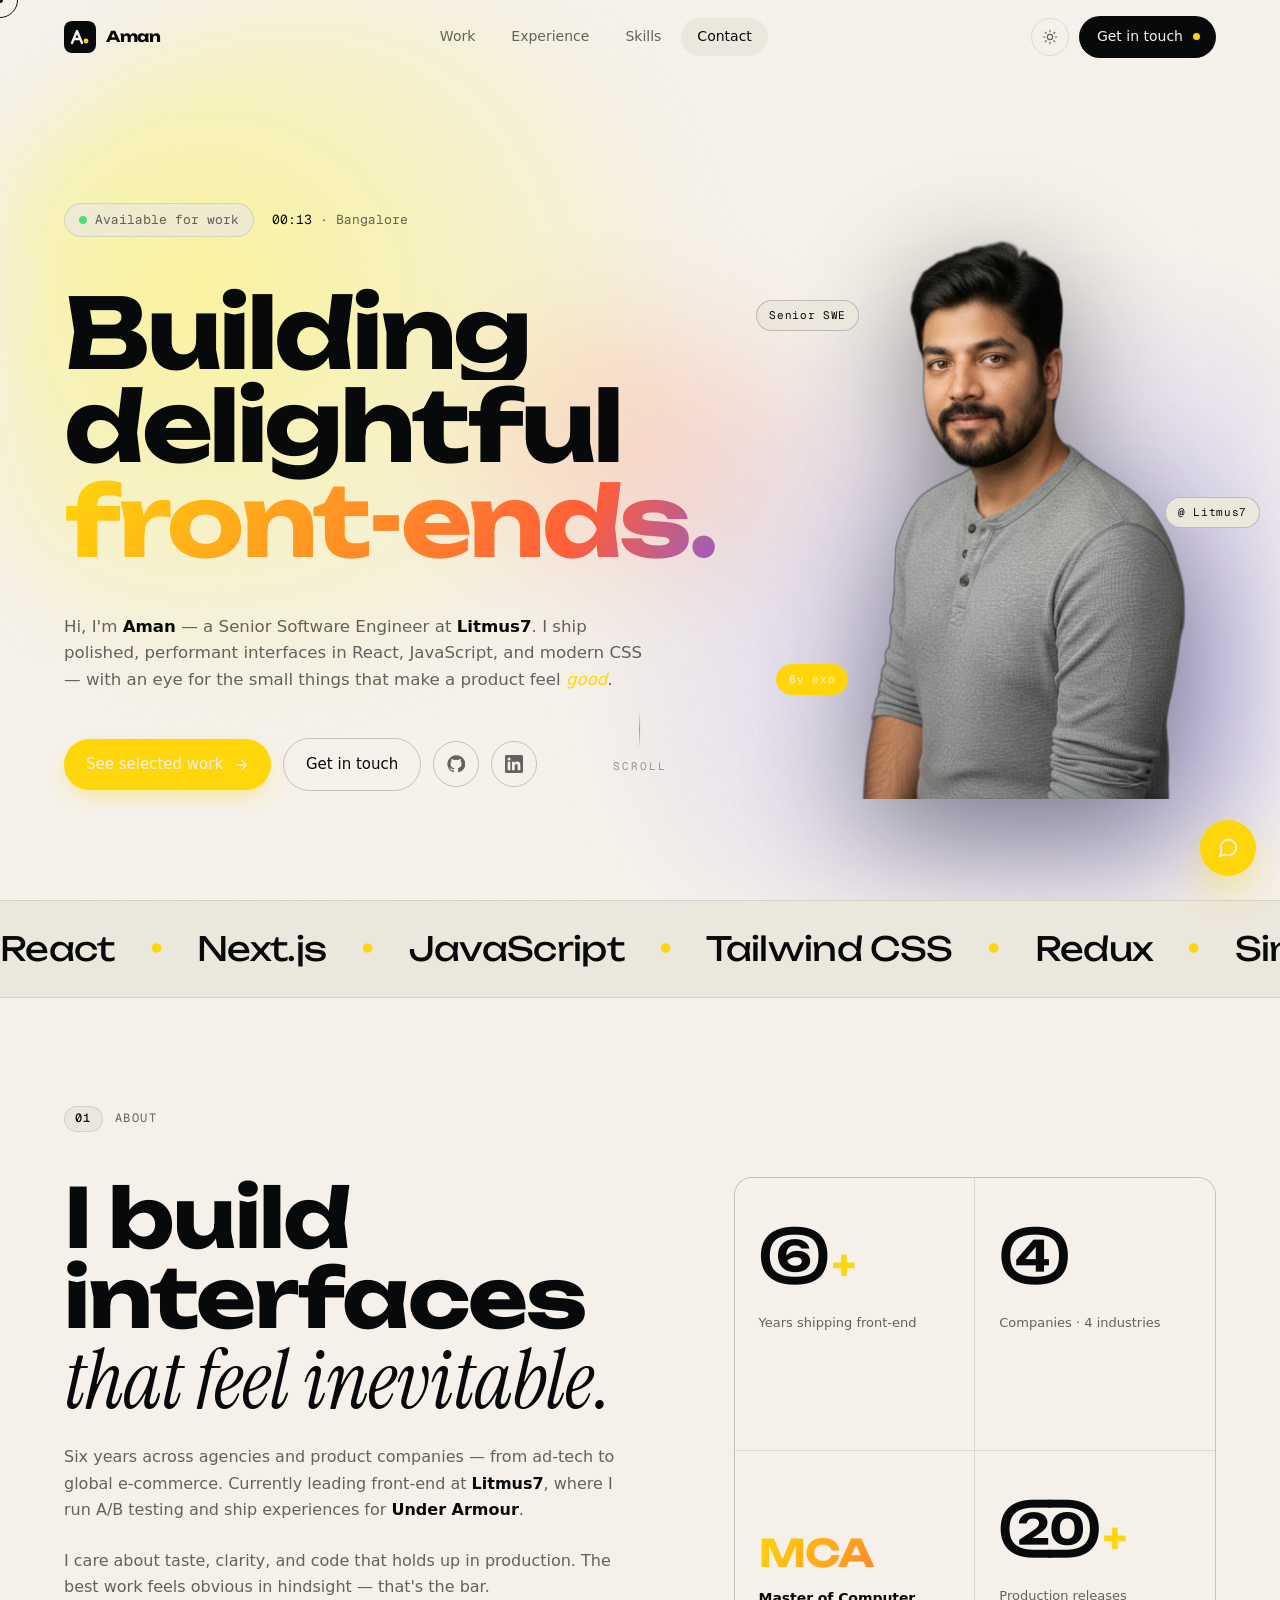
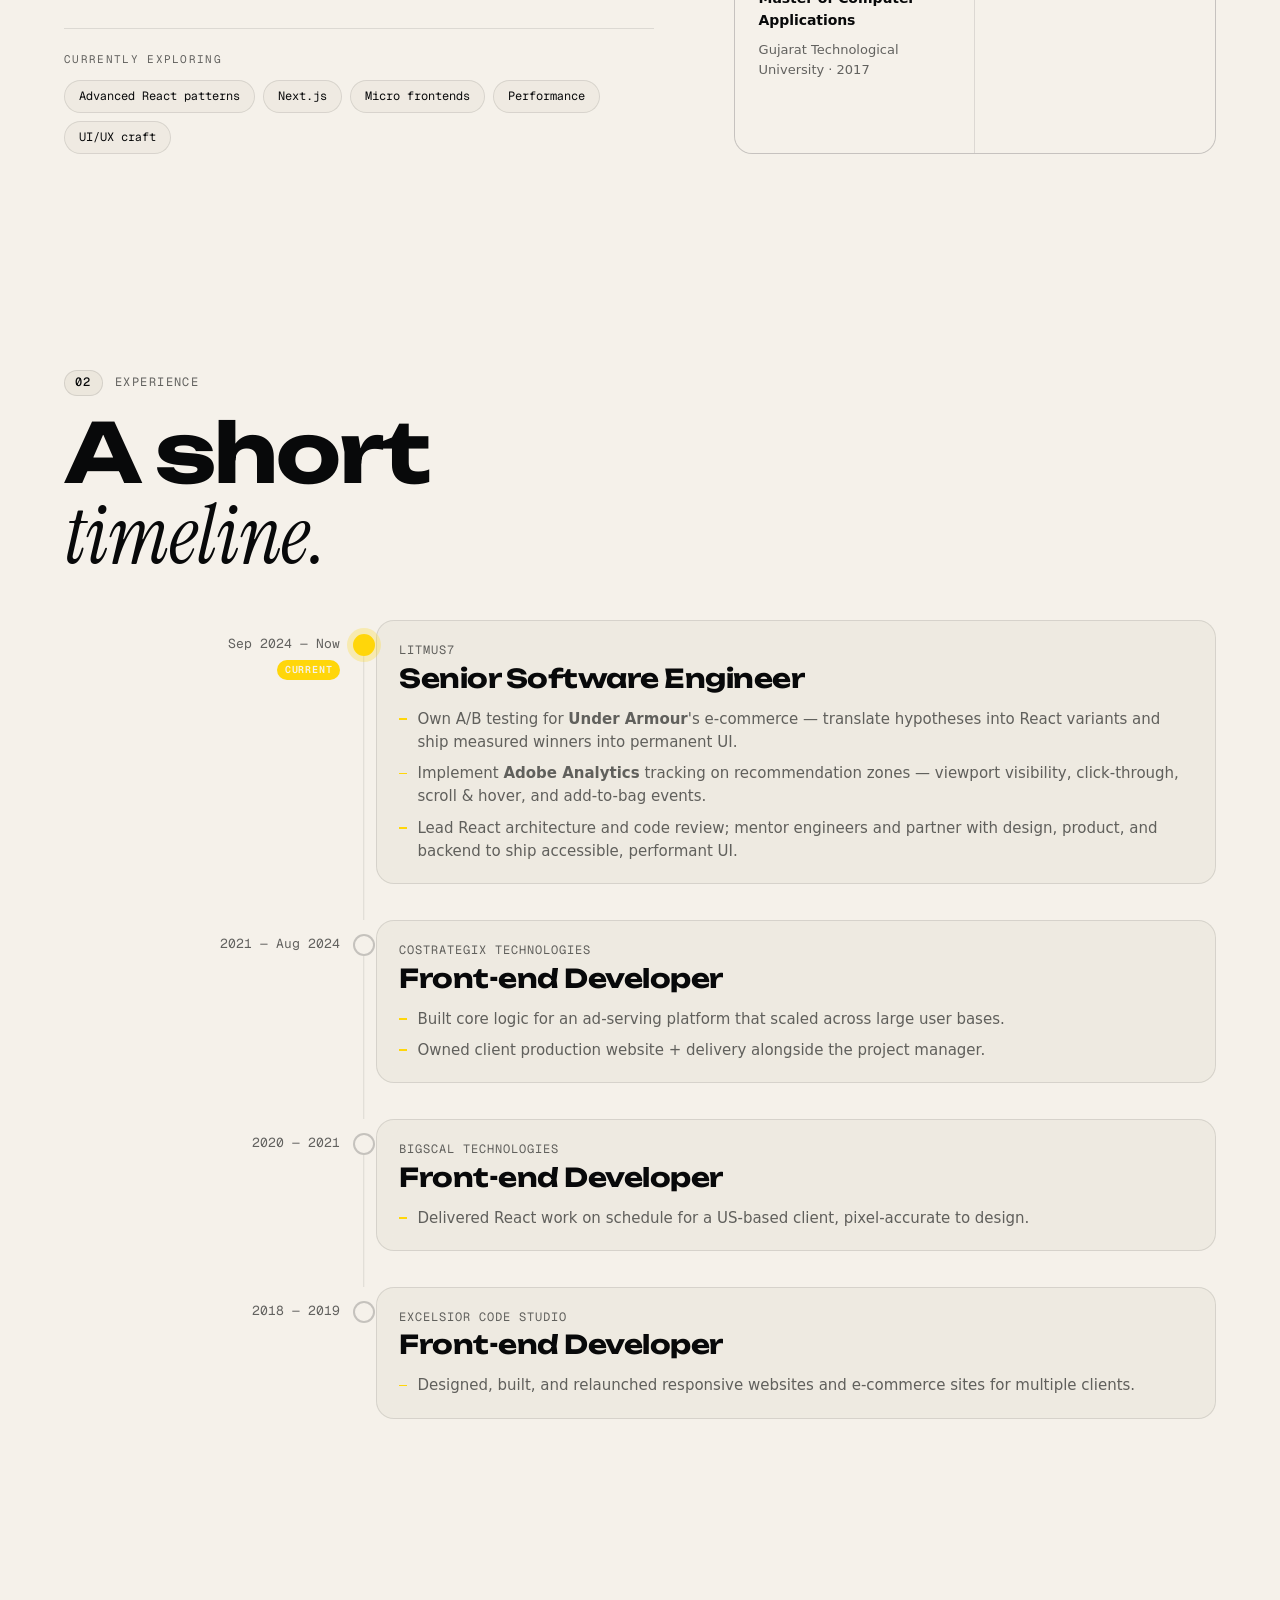
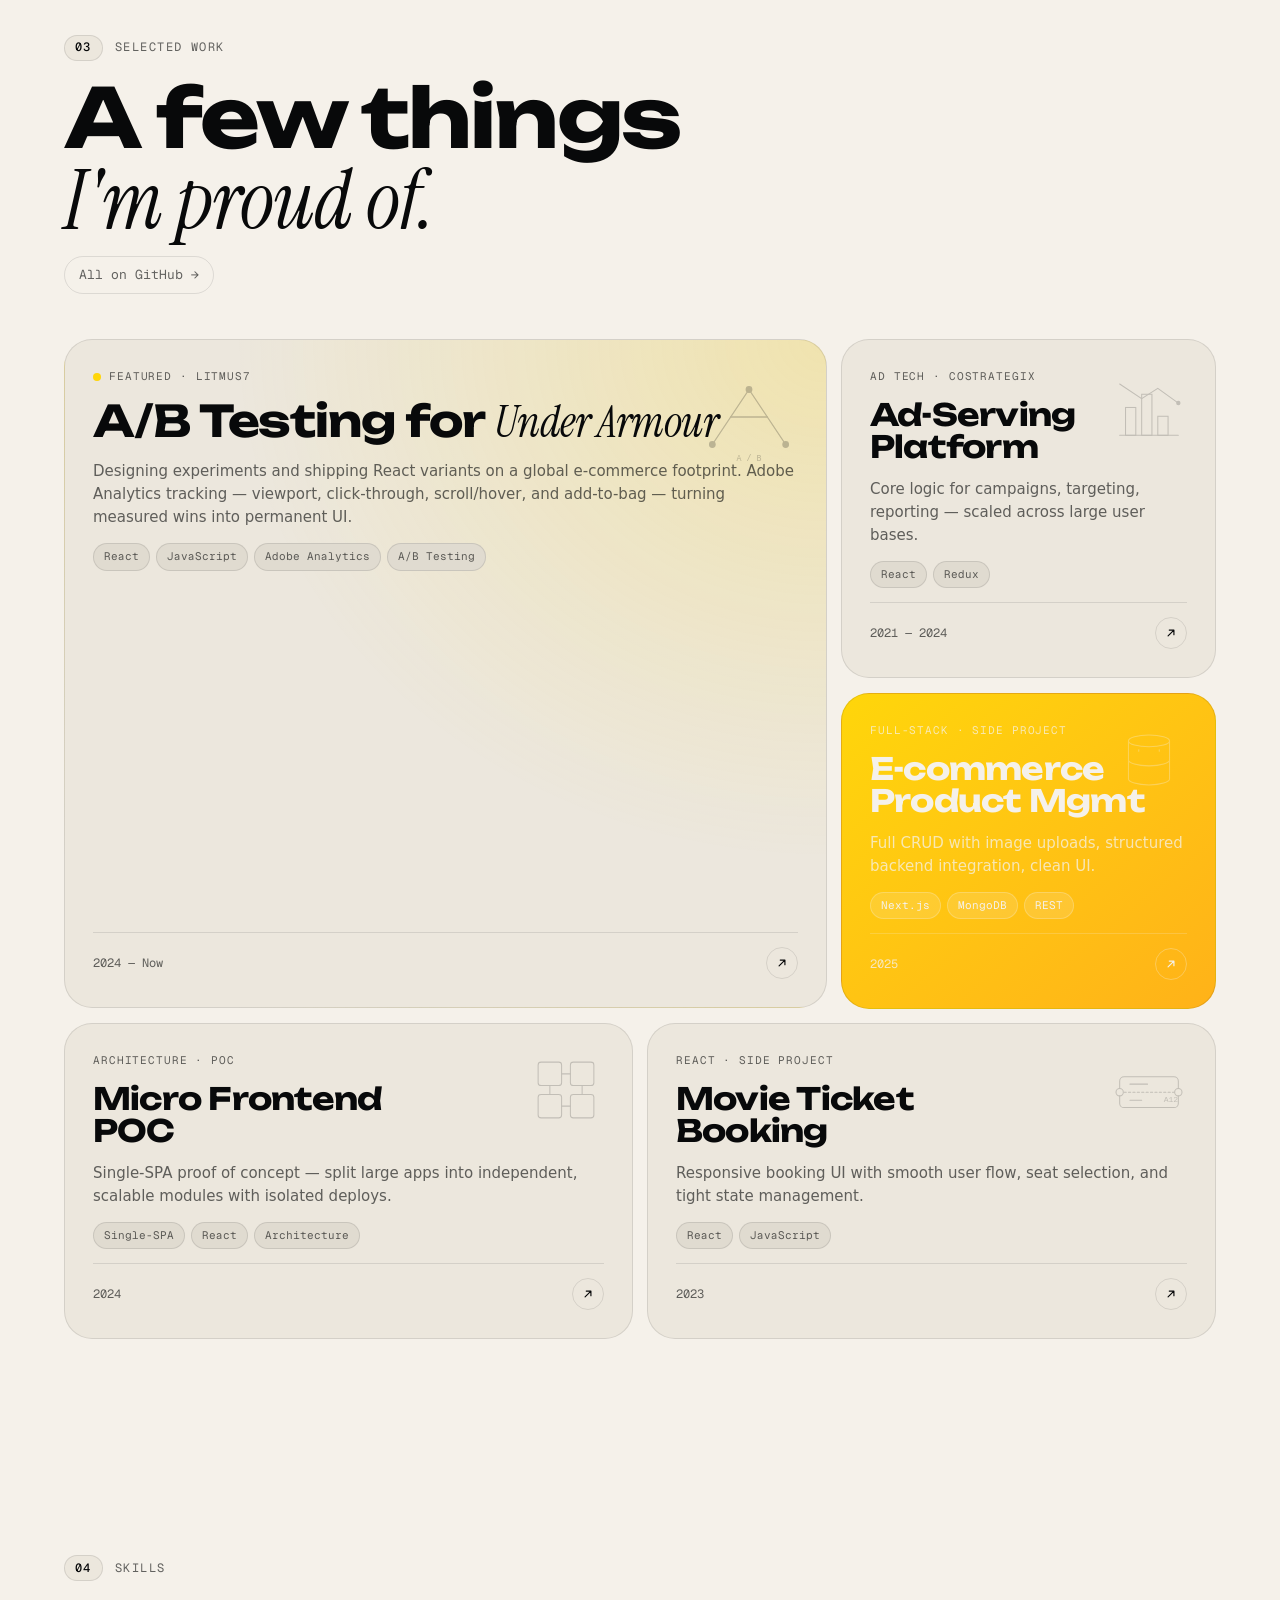
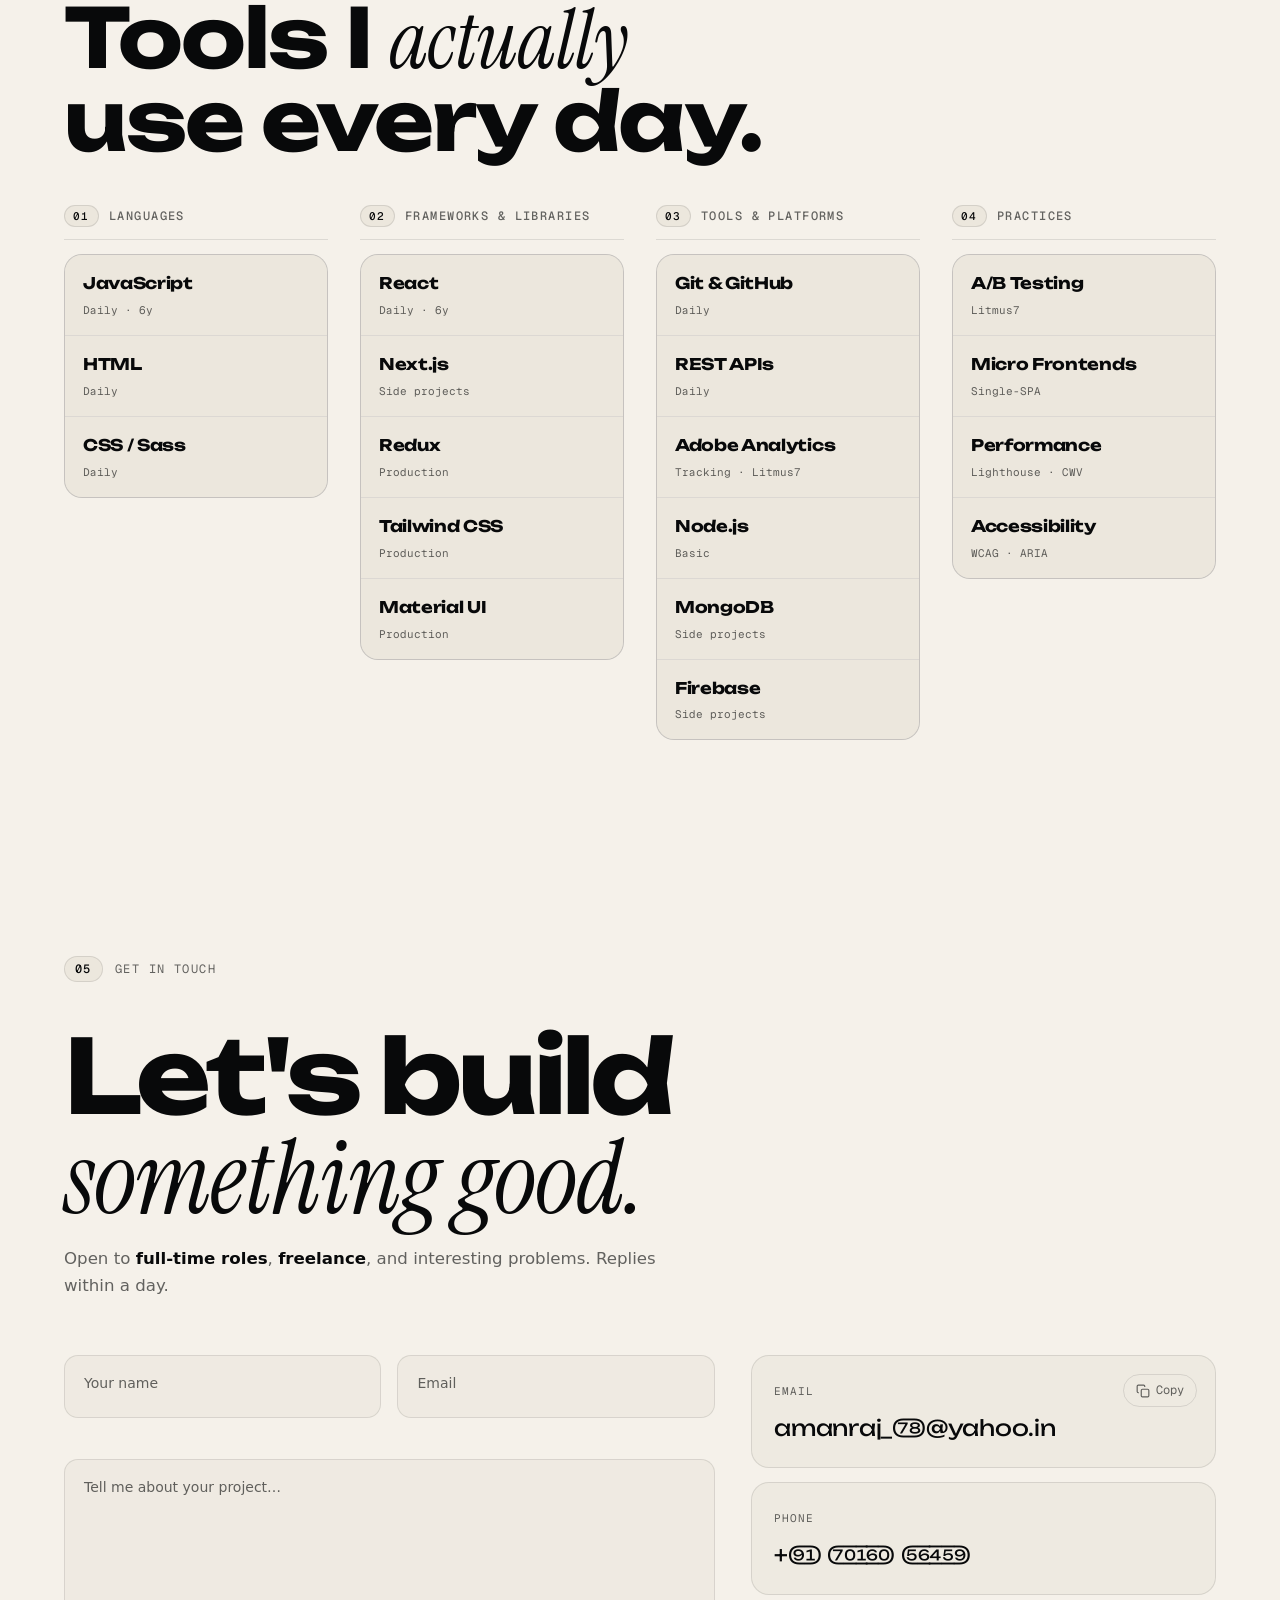
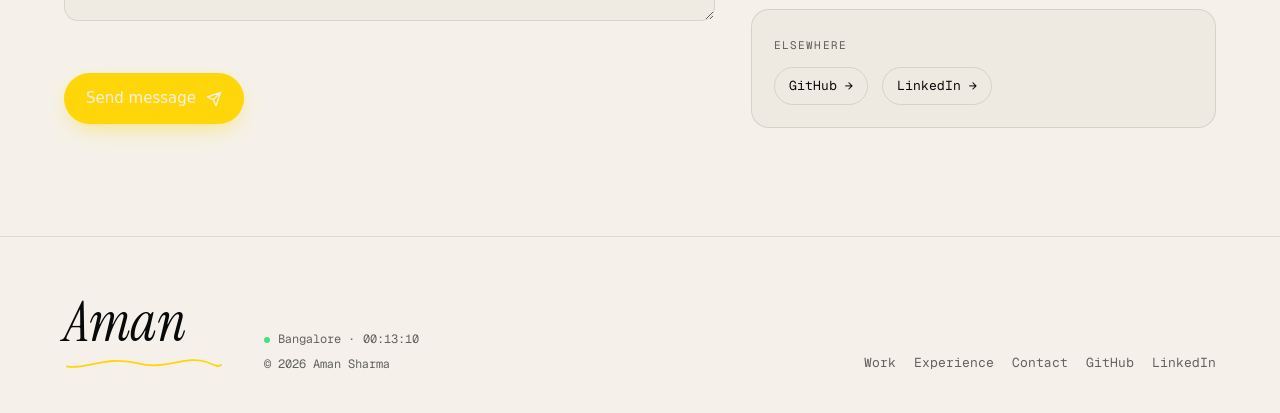
<file: index.html>
<!doctype html>
<html lang="en">
  <head>
    <meta charset="UTF-8" />
    <meta name="viewport" content="width=device-width, initial-scale=1.0" />
    <title>
      Aman Sharma — Senior Software Engineer · React &amp; Front-End
    </title>

    <meta
      name="description"
      content="Senior Software Engineer at Litmus7 with 6+ years building React, JavaScript, and responsive web apps. Based in Bangalore — open to work."
    />
    <meta name="author" content="Aman Sharma" />
    <meta name="theme-color" content="#08090a" />
    <meta name="color-scheme" content="dark light" />

    <meta property="og:type" content="website" />
    <meta
      property="og:title"
      content="Aman Sharma — Senior Software Engineer · React &amp; Front-End"
    />
    <meta
      property="og:description"
      content="Senior Software Engineer at Litmus7 with 6+ years building React, JavaScript, and responsive web apps. Based in Bangalore — open to work."
    />
    <meta property="og:url" content="https://aman-one-sharma.vercel.app/" />
    <meta
      property="og:image"
      content="https://aman-one-sharma.vercel.app/assets/og-card.jpg"
    />
    <meta property="og:image:width" content="1200" />
    <meta property="og:image:height" content="630" />
    <meta
      property="og:image:alt"
      content="Aman Sharma — Senior Software Engineer at Litmus7. View portfolio →"
    />

    <meta name="twitter:card" content="summary_large_image" />
    <meta
      name="twitter:title"
      content="Aman Sharma — Senior Software Engineer · React &amp; Front-End"
    />
    <meta
      name="twitter:description"
      content="Senior Software Engineer at Litmus7 with 6+ years building React, JavaScript, and responsive web apps. Based in Bangalore — open to work."
    />
    <meta
      name="twitter:image"
      content="https://aman-one-sharma.vercel.app/assets/og-card.jpg"
    />

    <link rel="canonical" href="https://aman-one-sharma.vercel.app/" />

    <script type="application/ld+json">
      {
        "@context": "https://schema.org",
        "@type": "Person",
        "name": "Aman Sharma",
        "jobTitle": "Senior Software Engineer",
        "worksFor": { "@type": "Organization", "name": "Litmus7" },
        "address": {
          "@type": "PostalAddress",
          "addressLocality": "Sarjapur, Bangalore",
          "addressCountry": "IN"
        },
        "knowsAbout": [
          "React",
          "Next.js",
          "JavaScript",
          "Tailwind CSS",
          "Redux",
          "Material UI",
          "Node.js",
          "MongoDB",
          "A/B Testing",
          "Adobe Analytics",
          "Micro Frontends",
          "Single-SPA",
          "Performance",
          "Accessibility"
        ],
        "sameAs": [
          "https://github.com/amanpsharma",
          "https://www.linkedin.com/in/amanpsharma/"
        ]
      }
    </script>

    <link rel="icon" type="image/svg+xml" href="assets/favicon.svg" />
    <link
      rel="icon"
      type="image/png"
      sizes="32x32"
      href="assets/favicon-32.png"
    />
    <link
      rel="icon"
      type="image/png"
      sizes="16x16"
      href="assets/favicon-16.png"
    />
    <link
      rel="apple-touch-icon"
      sizes="180x180"
      href="assets/apple-touch-icon.png"
    />
    <link rel="manifest" href="manifest.webmanifest" />

    <link rel="preconnect" href="https://fonts.googleapis.com" />
    <link rel="preconnect" href="https://fonts.gstatic.com" crossorigin />
    <link
      rel="preload"
      as="image"
      href="assets/photo-transparent.webp"
      type="image/webp"
      fetchpriority="high"
    />
    <link
      rel="preload"
      as="style"
      href="https://fonts.googleapis.com/css2?family=Instrument+Serif:ital@0;1&family=Unbounded:wght@300;400;700;900&family=Geist+Mono:wght@400;500&display=swap"
      onload="
        this.onload = null;
        this.rel = 'stylesheet';
      "
    />
    <noscript>
      <link
        rel="stylesheet"
        href="https://fonts.googleapis.com/css2?family=Instrument+Serif:ital@0;1&family=Unbounded:wght@300;400;700;900&family=Geist+Mono:wght@400;500&display=swap"
      />
    </noscript>
    <link rel="stylesheet" href="style.css?v=19" />

    <script>
      (function () {
        try {
          var t = localStorage.getItem("theme");
          if (t === "dark" || t === "light")
            document.documentElement.setAttribute("data-theme", t);
        } catch (e) {}
      })();
    </script>
    <script defer src="script.js?v=18"></script>

    <script
      defer
      data-domain="aman-one-sharma.vercel.app"
      src="https://plausible.io/js/script.js"
    ></script>
  </head>

  <body>
    <!-- Grain overlay -->
    <div class="grain" aria-hidden="true"></div>

    <!-- Custom cursor -->
    <div class="cursor-dot" id="cursorDot" aria-hidden="true"></div>
    <div class="cursor-ring" id="cursorRing" aria-hidden="true"></div>

    <a href="#main" class="skip-link">Skip to content</a>

    <!-- NAV -->
    <header class="nav" id="nav">
      <a href="#hero" class="brand" aria-label="Aman — home">
        <span class="brand-mark" aria-hidden="true">
          <svg viewBox="0 0 32 32" fill="none">
            <rect width="32" height="32" rx="8" fill="currentColor" />
            <path
              d="M8 22 L13 10 L18 22 M10 18 H16"
              stroke="var(--bg)"
              stroke-width="2.4"
              stroke-linecap="round"
              stroke-linejoin="round"
              fill="none"
            />
            <circle cx="22" cy="20" r="2.4" fill="var(--accent)" />
          </svg>
        </span>
        <span class="brand-text">Aman</span>
      </a>
      <nav class="nav-links" aria-label="Primary">
        <a href="#work" data-magnet>Work</a>
        <a href="#experience" data-magnet>Experience</a>
        <a href="#skills" data-magnet>Skills</a>
        <a href="#contact" data-magnet>Contact</a>
      </nav>
      <div class="nav-right">
        <button
          type="button"
          class="theme-toggle"
          id="themeToggle"
          aria-label="Toggle theme"
          aria-pressed="false"
        >
          <svg
            class="ic-sun"
            viewBox="0 0 24 24"
            fill="none"
            stroke="currentColor"
            stroke-width="1.8"
            stroke-linecap="round"
            stroke-linejoin="round"
            aria-hidden="true"
          >
            <circle cx="12" cy="12" r="4" />
            <path
              d="M12 2v2M12 20v2M4.93 4.93l1.41 1.41M17.66 17.66l1.41 1.41M2 12h2M20 12h2M4.93 19.07l1.41-1.41M17.66 6.34l1.41-1.41"
            />
          </svg>
          <svg
            class="ic-moon"
            viewBox="0 0 24 24"
            fill="none"
            stroke="currentColor"
            stroke-width="1.8"
            stroke-linecap="round"
            stroke-linejoin="round"
            aria-hidden="true"
          >
            <path d="M21 12.79A9 9 0 1 1 11.21 3 7 7 0 0 0 21 12.79z" />
          </svg>
        </button>
        <a href="#contact" class="nav-cta" data-magnet>
          <span>Get in touch</span>
          <span class="nav-cta-dot"></span>
        </a>
      </div>
      <button
        class="hamburger"
        id="hamburger"
        aria-label="Toggle menu"
        aria-expanded="false"
        aria-controls="mobileMenu"
      >
        <span></span><span></span>
      </button>
    </header>

    <div class="mobile-backdrop" id="mobileBackdrop" aria-hidden="true"></div>
    <div
      class="mobile-menu"
      id="mobileMenu"
      role="dialog"
      aria-label="Mobile menu"
      aria-hidden="true"
    >
      <a href="#work" data-mobile-link>Work</a>
      <a href="#experience" data-mobile-link>Experience</a>
      <a href="#skills" data-mobile-link>Skills</a>
      <a href="#contact" data-mobile-link>Contact</a>
      <a href="mailto:amanraj_78@yahoo.in" class="m-cta" data-mobile-link
        >Say hello →</a
      >
    </div>

    <main id="main">
      <!-- HERO -->
      <section class="hero" id="hero">
        <!-- aurora -->
        <div class="aurora" aria-hidden="true">
          <svg viewBox="0 0 1200 800" preserveAspectRatio="xMidYMid slice">
            <defs>
              <radialGradient id="g1" cx="0.3" cy="0.4" r="0.6">
                <stop offset="0%" stop-color="#fff52f" stop-opacity="0.45" />
                <stop offset="100%" stop-color="#fff52f" stop-opacity="0" />
              </radialGradient>
              <radialGradient id="g2" cx="0.7" cy="0.65" r="0.55">
                <stop offset="0%" stop-color="#6b5dff" stop-opacity="0.32" />
                <stop offset="100%" stop-color="#6b5dff" stop-opacity="0" />
              </radialGradient>
              <radialGradient id="g3" cx="0.5" cy="0.5" r="0.4">
                <stop offset="0%" stop-color="#ff5e3a" stop-opacity="0.22" />
                <stop offset="100%" stop-color="#ff5e3a" stop-opacity="0" />
              </radialGradient>
            </defs>
            <ellipse
              class="blob b1"
              cx="360"
              cy="320"
              rx="380"
              ry="320"
              fill="url(#g1)"
            />
            <ellipse
              class="blob b2"
              cx="840"
              cy="500"
              rx="420"
              ry="340"
              fill="url(#g2)"
            />
            <ellipse
              class="blob b3"
              cx="600"
              cy="400"
              rx="260"
              ry="220"
              fill="url(#g3)"
            />
          </svg>
        </div>

        <div class="hero-grid">
          <div class="hero-meta">
            <span class="status-pill">
              <span class="status-dot"></span>
              <span>Available for work</span>
            </span>
            <span class="hero-loc"
              ><span class="loc-time" id="locTime">--:--</span> ·
              Bangalore</span
            >
          </div>

          <h1 class="hero-title">
            <span class="line line-1"><span class="word">Building</span></span>
            <span class="line line-2">
              <span class="word italic-serif">delightful</span>
              <span class="word-cycle" aria-hidden="true">
                <span class="word-cycle-rotate">
                  <span>front-ends.</span>
                  <span>React apps.</span>
                  <span>experiences.</span>
                  <span>interfaces.</span>
                  <span>front-ends.</span>
                </span>
              </span>
              <span class="visually-hidden">front-end experiences.</span>
            </span>
          </h1>

          <div class="hero-photo-wrap">
            <picture>
              <source
                srcset="assets/photo-transparent.avif"
                type="image/avif"
              />
              <source
                srcset="assets/photo-transparent.webp"
                type="image/webp"
              />
              <img
                src="assets/photo-transparent.png"
                alt="Aman Sharma"
                width="864"
                height="1184"
                loading="eager"
                decoding="async"
                fetchpriority="high"
                class="hero-photo"
              />
            </picture>
            <span class="photo-tag photo-tag-1">Senior SWE</span>
            <span class="photo-tag photo-tag-2">@ Litmus7</span>
            <span class="photo-tag photo-tag-3">6y exp</span>
          </div>

          <p class="hero-sub">
            Hi, I'm <strong>Aman</strong> — a Senior Software Engineer at
            <strong>Litmus7</strong>. I ship polished, performant interfaces in
            React, JavaScript, and modern CSS — with an eye for the small things
            that make a product feel <em>good</em>.
          </p>

          <div class="hero-ctas">
            <a href="#work" class="btn btn-primary" data-magnet>
              <span>See selected work</span>
              <svg
                viewBox="0 0 24 24"
                fill="none"
                stroke="currentColor"
                stroke-width="2"
                aria-hidden="true"
              >
                <path
                  d="M5 12h14M13 5l7 7-7 7"
                  stroke-linecap="round"
                  stroke-linejoin="round"
                />
              </svg>
            </a>
            <a href="#contact" class="btn btn-ghost" data-magnet
              >Get in touch</a
            >
            <a
              href="https://github.com/amanpsharma"
              target="_blank"
              rel="noopener"
              class="btn-icon-link"
              data-magnet
              aria-label="GitHub"
            >
              <svg viewBox="0 0 24 24" fill="currentColor" aria-hidden="true">
                <path
                  d="M12 .5a11.5 11.5 0 0 0-3.64 22.42c.58.1.79-.25.79-.56v-2c-3.2.7-3.88-1.36-3.88-1.36-.53-1.34-1.3-1.7-1.3-1.7-1.06-.72.08-.7.08-.7 1.18.08 1.8 1.21 1.8 1.21 1.04 1.78 2.74 1.27 3.41.97.1-.76.4-1.27.74-1.56-2.55-.29-5.24-1.27-5.24-5.66 0-1.25.45-2.27 1.18-3.07-.12-.29-.51-1.46.11-3.04 0 0 .96-.31 3.15 1.17a10.93 10.93 0 0 1 5.74 0c2.18-1.48 3.14-1.17 3.14-1.17.62 1.58.23 2.75.11 3.04.74.8 1.18 1.82 1.18 3.07 0 4.4-2.69 5.36-5.26 5.65.41.36.78 1.07.78 2.16v3.2c0 .31.21.67.8.55A11.5 11.5 0 0 0 12 .5z"
                />
              </svg>
            </a>
            <a
              href="https://www.linkedin.com/in/amanpsharma/"
              target="_blank"
              rel="noopener"
              class="btn-icon-link"
              data-magnet
              aria-label="LinkedIn"
            >
              <svg viewBox="0 0 24 24" fill="currentColor" aria-hidden="true">
                <path
                  d="M20.45 20.45h-3.55v-5.57c0-1.33-.02-3.04-1.85-3.04-1.86 0-2.14 1.45-2.14 2.95v5.66H9.36V9h3.41v1.56h.05c.47-.9 1.63-1.85 3.36-1.85 3.59 0 4.26 2.36 4.26 5.43v6.31zM5.34 7.43a2.06 2.06 0 1 1 0-4.12 2.06 2.06 0 0 1 0 4.12zM7.12 20.45H3.55V9h3.57v11.45zM22 0H2C.9 0 0 .88 0 1.96v20.07C0 23.12.9 24 2 24h20c1.1 0 2-.88 2-1.97V1.96C24 .88 23.1 0 22 0z"
                />
              </svg>
            </a>
          </div>

          <a href="#work" class="scroll-cue" aria-label="Scroll to work">
            <span class="scroll-cue-line"></span>
            <span>scroll</span>
          </a>
        </div>
      </section>

      <!-- MARQUEE -->
      <div class="marquee" aria-hidden="true">
        <div class="marquee-track">
          <span>React</span><span class="dot">●</span> <span>Next.js</span
          ><span class="dot">●</span> <span>JavaScript</span
          ><span class="dot">●</span> <span>Tailwind CSS</span
          ><span class="dot">●</span> <span>Redux</span
          ><span class="dot">●</span> <span>Single-SPA</span
          ><span class="dot">●</span> <span>Adobe Analytics</span
          ><span class="dot">●</span> <span>A/B Testing</span
          ><span class="dot">●</span> <span>Node.js</span
          ><span class="dot">●</span> <span>MongoDB</span
          ><span class="dot">●</span> <span>Performance</span
          ><span class="dot">●</span> <span>Accessibility</span
          ><span class="dot">●</span> <span>React</span
          ><span class="dot">●</span> <span>Next.js</span
          ><span class="dot">●</span> <span>JavaScript</span
          ><span class="dot">●</span> <span>Tailwind CSS</span
          ><span class="dot">●</span> <span>Redux</span
          ><span class="dot">●</span> <span>Single-SPA</span
          ><span class="dot">●</span> <span>Adobe Analytics</span
          ><span class="dot">●</span> <span>A/B Testing</span
          ><span class="dot">●</span> <span>Node.js</span
          ><span class="dot">●</span> <span>MongoDB</span
          ><span class="dot">●</span> <span>Performance</span
          ><span class="dot">●</span> <span>Accessibility</span
          ><span class="dot">●</span>
        </div>
      </div>

      <!-- ABOUT -->
      <section class="about" id="about">
        <div class="section-head">
          <span class="section-label"
            ><span class="section-num">01</span>About</span
          >
        </div>
        <div class="about-grid">
          <div class="about-copy">
            <h2 class="h2">
              I build interfaces<br />
              <em class="serif-italic">that feel inevitable.</em>
            </h2>
            <p>
              Six years across agencies and product companies — from ad-tech to
              global e-commerce. Currently leading front-end at
              <strong>Litmus7</strong>, where I run A/B testing and ship
              experiences for <strong>Under Armour</strong>.
            </p>
            <p>
              I care about taste, clarity, and code that holds up in production.
              The best work feels obvious in hindsight — that's the bar.
            </p>
            <div class="explore">
              <span class="explore-label">Currently exploring</span>
              <div class="explore-pills">
                <span class="pill">Advanced React patterns</span>
                <span class="pill">Next.js</span>
                <span class="pill">Micro frontends</span>
                <span class="pill">Performance</span>
                <span class="pill">UI/UX craft</span>
              </div>
            </div>
          </div>
          <div class="stats" data-stagger>
            <div class="stat">
              <div class="stat-num">
                <span data-count="6">0</span><span class="stat-plus">+</span>
              </div>
              <div class="stat-label">Years shipping front-end</div>
            </div>
            <div class="stat">
              <div class="stat-num"><span data-count="4">0</span></div>
              <div class="stat-label">Companies · 4 industries</div>
            </div>
            <div class="stat stat-text">
              <div class="stat-num stat-num-text">MCA</div>
              <div class="stat-sub">Master of Computer Applications</div>
              <div class="stat-label">
                Gujarat Technological University · 2017
              </div>
            </div>
            <div class="stat">
              <div class="stat-num">
                <span data-count="20">0</span><span class="stat-plus">+</span>
              </div>
              <div class="stat-label">Production releases</div>
            </div>
          </div>
        </div>
      </section>

      <!-- EXPERIENCE -->
      <section class="experience" id="experience">
        <div class="section-head">
          <span class="section-label"
            ><span class="section-num">02</span>Experience</span
          >
          <h2 class="h2">
            A short<br /><em class="serif-italic">timeline.</em>
          </h2>
        </div>

        <ol class="timeline" data-stagger>
          <li class="tl-item current">
            <div class="tl-dot"></div>
            <div class="tl-meta">
              <span class="tl-year">Sep 2024 — Now</span>
              <span class="tl-badge">Current</span>
            </div>
            <div class="tl-card">
              <div class="tl-company">Litmus7</div>
              <h3 class="tl-role">Senior Software Engineer</h3>
              <ul>
                <li>
                  Own A/B testing for <strong>Under Armour</strong>'s e-commerce
                  — translate hypotheses into React variants and ship measured
                  winners into permanent UI.
                </li>
                <li>
                  Implement <strong>Adobe Analytics</strong> tracking on
                  recommendation zones — viewport visibility, click-through,
                  scroll &amp; hover, and add-to-bag events.
                </li>
                <li>
                  Lead React architecture and code review; mentor engineers and
                  partner with design, product, and backend to ship accessible,
                  performant UI.
                </li>
              </ul>
            </div>
          </li>

          <li class="tl-item">
            <div class="tl-dot"></div>
            <div class="tl-meta">
              <span class="tl-year">2021 — Aug 2024</span>
            </div>
            <div class="tl-card">
              <div class="tl-company">Costrategix Technologies</div>
              <h3 class="tl-role">Front-end Developer</h3>
              <ul>
                <li>
                  Built core logic for an ad-serving platform that scaled across
                  large user bases.
                </li>
                <li>
                  Owned client production website + delivery alongside the
                  project manager.
                </li>
              </ul>
            </div>
          </li>

          <li class="tl-item">
            <div class="tl-dot"></div>
            <div class="tl-meta">
              <span class="tl-year">2020 — 2021</span>
            </div>
            <div class="tl-card">
              <div class="tl-company">Bigscal Technologies</div>
              <h3 class="tl-role">Front-end Developer</h3>
              <ul>
                <li>
                  Delivered React work on schedule for a US-based client,
                  pixel-accurate to design.
                </li>
              </ul>
            </div>
          </li>

          <li class="tl-item">
            <div class="tl-dot"></div>
            <div class="tl-meta">
              <span class="tl-year">2018 — 2019</span>
            </div>
            <div class="tl-card">
              <div class="tl-company">Excelsior Code Studio</div>
              <h3 class="tl-role">Front-end Developer</h3>
              <ul>
                <li>
                  Designed, built, and relaunched responsive websites and
                  e-commerce sites for multiple clients.
                </li>
              </ul>
            </div>
          </li>
        </ol>
      </section>

      <!-- WORK -->
      <section class="work" id="work">
        <div class="section-head">
          <span class="section-label"
            ><span class="section-num">03</span>Selected work</span
          >
          <h2 class="h2">
            A few things<br /><em class="serif-italic">I'm proud of.</em>
          </h2>
          <a
            href="https://github.com/amanpsharma"
            target="_blank"
            rel="noopener"
            class="section-cta"
            >All on GitHub →</a
          >
        </div>

        <div class="bento" data-stagger>
          <a
            class="card card-feature"
            data-tilt
            href="https://www.underarmour.com"
            target="_blank"
            rel="noopener"
            aria-label="A/B Testing for Under Armour — open Under Armour"
          >
            <svg
              class="card-graphic"
              viewBox="0 0 120 120"
              fill="none"
              stroke="currentColor"
              stroke-width="1.4"
              stroke-linecap="round"
              stroke-linejoin="round"
              aria-hidden="true"
            >
              <path d="M20 90 L60 30 L100 90" />
              <path d="M40 60 L80 60" />
              <circle cx="60" cy="30" r="3" fill="currentColor" />
              <circle cx="20" cy="90" r="3" fill="currentColor" />
              <circle cx="100" cy="90" r="3" fill="currentColor" />
              <text
                x="60"
                y="108"
                text-anchor="middle"
                font-family="monospace"
                font-size="9"
                stroke="none"
                fill="currentColor"
              >
                A / B
              </text>
            </svg>
            <div class="card-tag">
              <span class="dot dot-yellow"></span>Featured · Litmus7
            </div>
            <h3 class="card-title">
              A/B Testing for <em class="serif-italic">Under Armour</em>
            </h3>
            <p class="card-desc">
              Designing experiments and shipping React variants on a global
              e-commerce footprint. Adobe Analytics tracking — viewport,
              click-through, scroll/hover, and add-to-bag — turning measured
              wins into permanent UI.
            </p>
            <div class="card-pills">
              <span class="pill">React</span>
              <span class="pill">JavaScript</span>
              <span class="pill">Adobe Analytics</span>
              <span class="pill">A/B Testing</span>
            </div>
            <div class="card-foot">
              <span>2024 — Now</span>
              <span class="card-arrow" aria-hidden="true"
                ><svg
                  viewBox="0 0 24 24"
                  fill="none"
                  stroke="currentColor"
                  stroke-width="2"
                >
                  <path
                    d="M7 17 17 7M9 7h8v8"
                    stroke-linecap="round"
                    stroke-linejoin="round"
                  /></svg
              ></span>
            </div>
          </a>

          <a
            class="card card-2"
            data-tilt
            href="https://github.com/amanpsharma"
            target="_blank"
            rel="noopener"
            aria-label="Ad-Serving Platform at Costrategix — see related work on GitHub"
          >
            <svg
              class="card-graphic"
              viewBox="0 0 120 120"
              fill="none"
              stroke="currentColor"
              stroke-width="1.4"
              stroke-linecap="round"
              aria-hidden="true"
            >
              <line x1="20" y1="100" x2="100" y2="100" />
              <rect x="28" y="62" width="14" height="38" />
              <rect x="50" y="44" width="14" height="56" />
              <rect x="72" y="74" width="14" height="26" />
              <rect x="94" y="34" width="0" height="0" />
              <path
                d="M20 30 L50 50 L72 36 L100 56"
                stroke="currentColor"
                stroke-width="1.4"
                fill="none"
              />
              <circle
                cx="100"
                cy="56"
                r="3"
                fill="currentColor"
                stroke="none"
              />
            </svg>
            <div class="card-tag">Ad Tech · Costrategix</div>
            <h3 class="card-title">Ad-Serving<br />Platform</h3>
            <p class="card-desc">
              Core logic for campaigns, targeting, reporting — scaled across
              large user bases.
            </p>
            <div class="card-pills">
              <span class="pill">React</span><span class="pill">Redux</span>
            </div>
            <div class="card-foot">
              <span>2021 — 2024</span>
              <span class="card-arrow" aria-hidden="true"
                ><svg
                  viewBox="0 0 24 24"
                  fill="none"
                  stroke="currentColor"
                  stroke-width="2"
                >
                  <path
                    d="M7 17 17 7M9 7h8v8"
                    stroke-linecap="round"
                    stroke-linejoin="round"
                  /></svg
              ></span>
            </div>
          </a>

          <a
            class="card card-3 card-accent"
            data-tilt
            href="https://github.com/amanpsharma"
            target="_blank"
            rel="noopener"
            aria-label="E-commerce Product Management — full-stack CRUD with Next.js and MongoDB"
          >
            <svg
              class="card-graphic"
              viewBox="0 0 120 120"
              fill="none"
              stroke="currentColor"
              stroke-width="1.4"
              stroke-linecap="round"
              stroke-linejoin="round"
              aria-hidden="true"
            >
              <ellipse cx="60" cy="34" rx="28" ry="8" />
              <path d="M32 34 V60 C32 64 44 68 60 68 C76 68 88 64 88 60 V34" />
              <path d="M32 60 V86 C32 90 44 94 60 94 C76 94 88 90 88 86 V60" />
              <line x1="46" y1="46" x2="46" y2="48" />
              <line x1="74" y1="46" x2="74" y2="48" />
            </svg>
            <div class="card-tag">Full-stack · Side project</div>
            <h3 class="card-title">E-commerce<br />Product Mgmt</h3>
            <p class="card-desc">
              Full CRUD with image uploads, structured backend integration,
              clean UI.
            </p>
            <div class="card-pills">
              <span class="pill">Next.js</span><span class="pill">MongoDB</span
              ><span class="pill">REST</span>
            </div>
            <div class="card-foot">
              <span>2025</span>
              <span class="card-arrow" aria-hidden="true"
                ><svg
                  viewBox="0 0 24 24"
                  fill="none"
                  stroke="currentColor"
                  stroke-width="2"
                >
                  <path
                    d="M7 17 17 7M9 7h8v8"
                    stroke-linecap="round"
                    stroke-linejoin="round"
                  /></svg
              ></span>
            </div>
          </a>

          <a
            class="card card-4"
            data-tilt
            href="https://github.com/amanpsharma"
            target="_blank"
            rel="noopener"
            aria-label="Micro Frontend POC with Single-SPA — see related work on GitHub"
          >
            <svg
              class="card-graphic"
              viewBox="0 0 120 120"
              fill="none"
              stroke="currentColor"
              stroke-width="1.4"
              stroke-linecap="round"
              stroke-linejoin="round"
              aria-hidden="true"
            >
              <rect x="22" y="22" width="32" height="32" rx="4" />
              <rect x="66" y="22" width="32" height="32" rx="4" />
              <rect x="22" y="66" width="32" height="32" rx="4" />
              <rect x="66" y="66" width="32" height="32" rx="4" />
              <line x1="54" y1="38" x2="66" y2="38" />
              <line x1="54" y1="82" x2="66" y2="82" />
              <line x1="38" y1="54" x2="38" y2="66" />
              <line x1="82" y1="54" x2="82" y2="66" />
            </svg>
            <div class="card-tag">Architecture · POC</div>
            <h3 class="card-title">Micro Frontend<br />POC</h3>
            <p class="card-desc">
              Single-SPA proof of concept — split large apps into independent,
              scalable modules with isolated deploys.
            </p>
            <div class="card-pills">
              <span class="pill">Single-SPA</span><span class="pill">React</span
              ><span class="pill">Architecture</span>
            </div>
            <div class="card-foot">
              <span>2024</span>
              <span class="card-arrow" aria-hidden="true"
                ><svg
                  viewBox="0 0 24 24"
                  fill="none"
                  stroke="currentColor"
                  stroke-width="2"
                >
                  <path
                    d="M7 17 17 7M9 7h8v8"
                    stroke-linecap="round"
                    stroke-linejoin="round"
                  /></svg
              ></span>
            </div>
          </a>

          <a
            class="card card-5"
            data-tilt
            href="https://github.com/amanpsharma"
            target="_blank"
            rel="noopener"
            aria-label="Movie Ticket Booking app — see related work on GitHub"
          >
            <svg
              class="card-graphic"
              viewBox="0 0 120 120"
              fill="none"
              stroke="currentColor"
              stroke-width="1.4"
              stroke-linecap="round"
              stroke-linejoin="round"
              aria-hidden="true"
            >
              <rect x="20" y="42" width="80" height="42" rx="6" />
              <line x1="20" y1="63" x2="100" y2="63" stroke-dasharray="3 3" />
              <circle cx="20" cy="63" r="5" fill="var(--bg-2)" />
              <circle cx="100" cy="63" r="5" fill="var(--bg-2)" />
              <line x1="34" y1="52" x2="58" y2="52" />
              <line x1="34" y1="74" x2="50" y2="74" />
              <text
                x="80"
                y="76"
                font-family="monospace"
                font-size="11"
                stroke="none"
                fill="currentColor"
              >
                A12
              </text>
            </svg>
            <div class="card-tag">React · Side project</div>
            <h3 class="card-title">Movie Ticket<br />Booking</h3>
            <p class="card-desc">
              Responsive booking UI with smooth user flow, seat selection, and
              tight state management.
            </p>
            <div class="card-pills">
              <span class="pill">React</span
              ><span class="pill">JavaScript</span>
            </div>
            <div class="card-foot">
              <span>2023</span>
              <span class="card-arrow" aria-hidden="true"
                ><svg
                  viewBox="0 0 24 24"
                  fill="none"
                  stroke="currentColor"
                  stroke-width="2"
                >
                  <path
                    d="M7 17 17 7M9 7h8v8"
                    stroke-linecap="round"
                    stroke-linejoin="round"
                  /></svg
              ></span>
            </div>
          </a>
        </div>
      </section>

      <!-- SKILLS -->
      <section class="skills" id="skills">
        <div class="section-head">
          <span class="section-label"
            ><span class="section-num">04</span>Skills</span
          >
          <h2 class="h2">
            Tools I <em class="serif-italic">actually</em><br />use every day.
          </h2>
        </div>
        <div class="skills-groups" data-stagger>
          <div class="sk-group">
            <h3 class="sk-group-title">
              <span class="sk-group-num">01</span>Languages
            </h3>
            <div class="sk-group-grid">
              <div class="sk">
                <span class="sk-name">JavaScript</span
                ><span class="sk-meta">Daily · 6y</span>
              </div>
              <div class="sk">
                <span class="sk-name">HTML</span
                ><span class="sk-meta">Daily</span>
              </div>
              <div class="sk">
                <span class="sk-name">CSS / Sass</span
                ><span class="sk-meta">Daily</span>
              </div>
            </div>
          </div>

          <div class="sk-group">
            <h3 class="sk-group-title">
              <span class="sk-group-num">02</span>Frameworks &amp; libraries
            </h3>
            <div class="sk-group-grid">
              <div class="sk">
                <span class="sk-name">React</span
                ><span class="sk-meta">Daily · 6y</span>
              </div>
              <div class="sk">
                <span class="sk-name">Next.js</span
                ><span class="sk-meta">Side projects</span>
              </div>
              <div class="sk">
                <span class="sk-name">Redux</span
                ><span class="sk-meta">Production</span>
              </div>
              <div class="sk">
                <span class="sk-name">Tailwind CSS</span
                ><span class="sk-meta">Production</span>
              </div>
              <div class="sk">
                <span class="sk-name">Material UI</span
                ><span class="sk-meta">Production</span>
              </div>
            </div>
          </div>

          <div class="sk-group">
            <h3 class="sk-group-title">
              <span class="sk-group-num">03</span>Tools &amp; platforms
            </h3>
            <div class="sk-group-grid">
              <div class="sk">
                <span class="sk-name">Git &amp; GitHub</span
                ><span class="sk-meta">Daily</span>
              </div>
              <div class="sk">
                <span class="sk-name">REST APIs</span
                ><span class="sk-meta">Daily</span>
              </div>
              <div class="sk">
                <span class="sk-name">Adobe Analytics</span
                ><span class="sk-meta">Tracking · Litmus7</span>
              </div>
              <div class="sk">
                <span class="sk-name">Node.js</span
                ><span class="sk-meta">Basic</span>
              </div>
              <div class="sk">
                <span class="sk-name">MongoDB</span
                ><span class="sk-meta">Side projects</span>
              </div>
              <div class="sk">
                <span class="sk-name">Firebase</span
                ><span class="sk-meta">Side projects</span>
              </div>
            </div>
          </div>

          <div class="sk-group">
            <h3 class="sk-group-title">
              <span class="sk-group-num">04</span>Practices
            </h3>
            <div class="sk-group-grid">
              <div class="sk">
                <span class="sk-name">A/B Testing</span
                ><span class="sk-meta">Litmus7</span>
              </div>
              <div class="sk">
                <span class="sk-name">Micro Frontends</span
                ><span class="sk-meta">Single-SPA</span>
              </div>
              <div class="sk">
                <span class="sk-name">Performance</span
                ><span class="sk-meta">Lighthouse · CWV</span>
              </div>
              <div class="sk">
                <span class="sk-name">Accessibility</span
                ><span class="sk-meta">WCAG · ARIA</span>
              </div>
            </div>
          </div>
        </div>
      </section>

      <!-- CONTACT -->
      <section class="contact" id="contact">
        <div class="contact-bg" aria-hidden="true"></div>
        <div class="section-head">
          <span class="section-label"
            ><span class="section-num">05</span>Get in touch</span
          >
        </div>
        <h2 class="contact-headline">
          Let's build<br />
          <em class="serif-italic">something good.</em>
        </h2>
        <p class="contact-sub">
          Open to <strong>full-time roles</strong>, <strong>freelance</strong>,
          and interesting problems. Replies within a day.
        </p>

        <div class="contact-grid">
          <form
            class="contact-form"
            action="https://formspree.io/f/YOUR_FORM_ID"
            method="POST"
            id="contactForm"
          >
            <div class="ff-row">
              <label class="ff" data-validate="name">
                <input
                  type="text"
                  name="name"
                  required
                  minlength="2"
                  autocomplete="name"
                  placeholder=" "
                />
                <span>Your name</span>
                <small class="ff-msg" aria-live="polite"></small>
              </label>
              <label class="ff" data-validate="email">
                <input
                  type="email"
                  name="email"
                  required
                  autocomplete="email"
                  placeholder=" "
                />
                <span>Email</span>
                <small class="ff-msg" aria-live="polite"></small>
              </label>
            </div>
            <label class="ff" data-validate="message">
              <textarea
                name="message"
                rows="5"
                required
                minlength="10"
                placeholder=" "
              ></textarea>
              <span>Tell me about your project…</span>
              <small class="ff-msg" aria-live="polite"></small>
            </label>
            <input
              type="text"
              name="_gotcha"
              tabindex="-1"
              autocomplete="off"
              aria-hidden="true"
              style="display: none"
            />
            <div class="ff-actions">
              <button type="submit" class="btn btn-primary" data-magnet>
                <span>Send message</span>
                <svg
                  viewBox="0 0 24 24"
                  fill="none"
                  stroke="currentColor"
                  stroke-width="2"
                  aria-hidden="true"
                >
                  <path
                    d="M22 2 11 13M22 2l-7 20-4-9-9-4 20-7Z"
                    stroke-linecap="round"
                    stroke-linejoin="round"
                  />
                </svg>
              </button>
              <p
                class="ff-status"
                id="cfStatus"
                role="status"
                aria-live="polite"
              ></p>
            </div>
          </form>

          <aside class="contact-side">
            <div class="contact-card">
              <span class="contact-label-tiny">Email</span>
              <a class="contact-big" href="mailto:amanraj_78@yahoo.in"
                >amanraj_78@yahoo.in</a
              >
              <button
                type="button"
                class="contact-copy"
                id="copyEmailBtn"
                data-email="amanraj_78@yahoo.in"
                aria-label="Copy email"
              >
                <svg
                  width="14"
                  height="14"
                  viewBox="0 0 24 24"
                  fill="none"
                  stroke="currentColor"
                  stroke-width="2"
                  aria-hidden="true"
                >
                  <rect x="9" y="9" width="13" height="13" rx="2" ry="2" />
                  <path
                    d="M5 15H4a2 2 0 0 1-2-2V4a2 2 0 0 1 2-2h9a2 2 0 0 1 2 2v1"
                  />
                </svg>
                <span class="contact-copy-label">Copy</span>
              </button>
            </div>
            <div class="contact-card">
              <span class="contact-label-tiny">Phone</span>
              <a class="contact-big" href="tel:+917016056459"
                >+91 70160 56459</a
              >
            </div>
            <div class="contact-card">
              <span class="contact-label-tiny">Elsewhere</span>
              <div class="contact-socials">
                <a
                  href="https://github.com/amanpsharma"
                  target="_blank"
                  rel="noopener"
                  data-magnet
                  >GitHub →</a
                >
                <a
                  href="https://www.linkedin.com/in/amanpsharma/"
                  target="_blank"
                  rel="noopener"
                  data-magnet
                  >LinkedIn →</a
                >
              </div>
            </div>
          </aside>
        </div>
      </section>
    </main>

    <!-- FOOTER -->
    <footer class="footer">
      <div class="footer-sig" aria-hidden="true">
        <span class="sig-name">Aman</span>
        <svg
          class="sig-swoosh"
          viewBox="0 0 220 28"
          fill="none"
          xmlns="http://www.w3.org/2000/svg"
        >
          <path
            d="M4 20 C 28 26, 58 4, 102 16 C 138 26, 168 4, 196 14 C 204 17, 212 22, 216 18"
            pathLength="1"
            stroke="currentColor"
            stroke-width="2.5"
            stroke-linecap="round"
            stroke-linejoin="round"
          />
        </svg>
      </div>
      <div class="footer-meta">
        <span class="footer-clock">
          <span class="status-dot small"></span>
          Bangalore · <span id="footClock">--:--:--</span>
        </span>
        <span>© <span id="footYear">2026</span> Aman Sharma</span>
      </div>
      <div class="footer-links">
        <a href="#work">Work</a>
        <a href="#experience">Experience</a>
        <a href="#contact">Contact</a>
        <a href="https://github.com/amanpsharma" target="_blank" rel="noopener"
          >GitHub</a
        >
        <a
          href="https://www.linkedin.com/in/amanpsharma/"
          target="_blank"
          rel="noopener"
          >LinkedIn</a
        >
      </div>
    </footer>

    <!-- Chatbot -->
    <button
      type="button"
      class="cb-fab"
      id="cbFab"
      aria-label="Open chat"
      aria-expanded="false"
      aria-controls="cbPanel"
    >
      <svg
        class="cb-icon-chat"
        width="22"
        height="22"
        viewBox="0 0 24 24"
        fill="none"
        stroke="currentColor"
        stroke-width="2"
        stroke-linecap="round"
        stroke-linejoin="round"
        aria-hidden="true"
      >
        <path
          d="M21 11.5a8.38 8.38 0 0 1-.9 3.8 8.5 8.5 0 0 1-7.6 4.7 8.38 8.38 0 0 1-3.8-.9L3 21l1.9-5.7a8.38 8.38 0 0 1-.9-3.8 8.5 8.5 0 0 1 4.7-7.6 8.38 8.38 0 0 1 3.8-.9h.5a8.48 8.48 0 0 1 8 8v.5z"
        />
      </svg>
      <svg
        class="cb-icon-close"
        width="20"
        height="20"
        viewBox="0 0 24 24"
        fill="none"
        stroke="currentColor"
        stroke-width="2.4"
        stroke-linecap="round"
        stroke-linejoin="round"
        aria-hidden="true"
      >
        <line x1="6" y1="6" x2="18" y2="18" />
        <line x1="18" y1="6" x2="6" y2="18" />
      </svg>
    </button>
    <section
      class="cb-panel"
      id="cbPanel"
      role="dialog"
      aria-label="Chat with Aman"
      aria-hidden="true"
    >
      <header class="cb-head">
        <div class="cb-head-info">
          <span class="cb-avatar" aria-hidden="true">A</span>
          <div>
            <div class="cb-head-name">Ask Aman</div>
            <div class="cb-head-status">
              <span class="cb-dot"></span>Auto-reply · usually quick
            </div>
          </div>
        </div>
        <button
          type="button"
          class="cb-head-close"
          id="cbClose"
          aria-label="Close chat"
        >
          <svg
            width="18"
            height="18"
            viewBox="0 0 24 24"
            fill="none"
            stroke="currentColor"
            stroke-width="2.2"
            stroke-linecap="round"
            stroke-linejoin="round"
            aria-hidden="true"
          >
            <line x1="6" y1="6" x2="18" y2="18" />
            <line x1="18" y1="6" x2="6" y2="18" />
          </svg>
        </button>
      </header>
      <div
        class="cb-log"
        id="cbLog"
        role="log"
        aria-live="polite"
        aria-atomic="false"
      ></div>
      <div class="cb-suggest" id="cbSuggest" aria-label="Suggested questions">
        <button type="button" data-q="What do you do?">What do you do?</button>
        <button type="button" data-q="Show me your skills">Your skills</button>
        <button type="button" data-q="Where are you working?">
          Current role
        </button>
        <button type="button" data-q="How can I contact you?">Contact</button>
        <button type="button" data-q="Tell me about your projects">
          Projects
        </button>
      </div>
      <form class="cb-input" id="cbForm" autocomplete="off">
        <input
          type="text"
          id="cbInput"
          placeholder="Ask anything…"
          aria-label="Message"
          maxlength="500"
        />
        <button type="submit" aria-label="Send">
          <svg
            width="18"
            height="18"
            viewBox="0 0 24 24"
            fill="none"
            stroke="currentColor"
            stroke-width="2.2"
            stroke-linecap="round"
            stroke-linejoin="round"
            aria-hidden="true"
          >
            <line x1="22" y1="2" x2="11" y2="13" />
            <polygon points="22 2 15 22 11 13 2 9 22 2" />
          </svg>
        </button>
      </form>
    </section>
  </body>
</html>
</file>
<file: style.css>
/* =========================================================
   Aman Sharma — modern redesign
   Tokens, layout, animation in one file. Mobile-first.
   ========================================================= */

/* ---------- Reset / base ---------- */
*,
*::before,
*::after {
  box-sizing: border-box;
}
html {
  -webkit-text-size-adjust: 100%;
}
body,
h1,
h2,
h3,
h4,
p,
ul,
ol,
figure,
blockquote {
  margin: 0;
}
ul,
ol {
  padding: 0;
  list-style: none;
}
a {
  color: inherit;
  text-decoration: none;
}
img,
svg {
  display: block;
  max-width: 100%;
}
button {
  font: inherit;
  color: inherit;
  background: none;
  border: 0;
  padding: 0;
  cursor: pointer;
}
input,
textarea {
  font: inherit;
  color: inherit;
}
:focus-visible {
  outline: 2px solid var(--accent);
  outline-offset: 3px;
}

/* ---------- Tokens ---------- */
:root {
  --bg: #08090a;
  --bg-2: #0e0f10;
  --bg-3: #131416;
  --text: #f5f1ea;
  --text-dim: rgba(245, 241, 234, 0.58);
  --text-faint: rgba(245, 241, 234, 0.32);
  --border: rgba(245, 241, 234, 0.1);
  --border-strong: rgba(245, 241, 234, 0.2);
  --accent: #fff52f;
  --accent-2: #ff5e3a;
  --accent-3: #6b5dff;

  --font-display: "Unbounded", system-ui, sans-serif;
  --font-body: ui-sans-serif, -apple-system, "Segoe UI", system-ui, sans-serif;
  --font-mono: "Geist Mono", ui-monospace, "SF Mono", Menlo, monospace;
  --font-serif: "Instrument Serif", Georgia, serif;

  --pad-x: clamp(20px, 5vw, 80px);
  --section-y: clamp(80px, 12vh, 160px);
  --radius: 18px;
  --radius-lg: 28px;

  --ease: cubic-bezier(0.65, 0, 0.35, 1);
  --ease-out: cubic-bezier(0.16, 1, 0.3, 1);

  color-scheme: dark;
}

[data-theme="light"] {
  --bg: #f5f1ea;
  --bg-2: #ece7dd;
  --bg-3: #e0dbd0;
  --text: #08090a;
  --text-dim: rgba(8, 9, 10, 0.62);
  --text-faint: rgba(8, 9, 10, 0.38);
  --border: rgba(8, 9, 10, 0.1);
  --border-strong: rgba(8, 9, 10, 0.2);
  --accent: #ffd60a;
  color-scheme: light;
}

@media (prefers-color-scheme: light) {
  :root:not([data-theme="dark"]) {
    --bg: #f5f1ea;
    --bg-2: #ece7dd;
    --bg-3: #e0dbd0;
    --text: #08090a;
    --text-dim: rgba(8, 9, 10, 0.62);
    --text-faint: rgba(8, 9, 10, 0.38);
    --border: rgba(8, 9, 10, 0.1);
    --border-strong: rgba(8, 9, 10, 0.2);
    --accent: #ffd60a;
    color-scheme: light;
  }
}

/* ---------- Body ---------- */
html {
  scroll-behavior: smooth;
}
@media (prefers-reduced-motion: reduce) {
  html {
    scroll-behavior: auto;
  }
}

body {
  background: var(--bg);
  color: var(--text);
  font-family: var(--font-body);
  font-size: 16px;
  line-height: 1.55;
  font-feature-settings: "ss01", "ss02", "kern";
  text-rendering: optimizeLegibility;
  -webkit-font-smoothing: antialiased;
  overflow-x: hidden;
  transition:
    background 320ms var(--ease),
    color 320ms var(--ease);
}

::selection {
  background: var(--accent);
  color: var(--bg);
}

.visually-hidden {
  position: absolute;
  width: 1px;
  height: 1px;
  padding: 0;
  margin: -1px;
  overflow: hidden;
  clip: rect(0, 0, 0, 0);
  white-space: nowrap;
  border: 0;
}

/* ---------- Skip link ---------- */
.skip-link {
  position: absolute;
  top: -100px;
  left: 16px;
  background: var(--accent);
  color: var(--bg);
  padding: 10px 16px;
  border-radius: 8px;
  font-weight: 600;
  z-index: 1000;
  transition: top 200ms;
}
.skip-link:focus {
  top: 16px;
}

/* ---------- Grain ---------- */
.grain {
  position: fixed;
  inset: 0;
  pointer-events: none;
  z-index: 1;
  opacity: 0.5;
  mix-blend-mode: overlay;
  background-image: url("data:image/svg+xml,%3Csvg viewBox='0 0 200 200' xmlns='http://www.w3.org/2000/svg'%3E%3Cfilter id='n'%3E%3CfeTurbulence type='fractalNoise' baseFrequency='0.95' numOctaves='2' stitchTiles='stitch'/%3E%3CfeColorMatrix values='0 0 0 0 1 0 0 0 0 1 0 0 0 0 1 0 0 0 0.18 0'/%3E%3C/filter%3E%3Crect width='100%25' height='100%25' filter='url(%23n)'/%3E%3C/svg%3E");
}
@media (prefers-reduced-motion: reduce) {
  .grain {
    display: none;
  }
}
[data-theme="light"] .grain {
  mix-blend-mode: multiply;
  opacity: 0.35;
}

/* ---------- Cursor ---------- */
.cursor-dot,
.cursor-ring {
  position: fixed;
  top: 0;
  left: 0;
  pointer-events: none;
  z-index: 9999;
  border-radius: 50%;
  transform: translate(-50%, -50%);
  mix-blend-mode: difference;
}
.cursor-dot {
  width: 6px;
  height: 6px;
  background: #fff;
  transition: transform 80ms var(--ease);
}
.cursor-ring {
  width: 36px;
  height: 36px;
  border: 1.5px solid #fff;
  transition:
    transform 240ms var(--ease),
    width 240ms,
    height 240ms;
}
.cursor-dot.big {
  transform: translate(-50%, -50%) scale(0);
}
.cursor-ring.big {
  width: 72px;
  height: 72px;
  border-color: var(--accent);
}
@media (hover: none), (pointer: coarse), (prefers-reduced-motion: reduce) {
  .cursor-dot,
  .cursor-ring {
    display: none !important;
  }
  html {
    cursor: auto;
  }
}
html.has-cursor {
  cursor: none;
}
html.has-cursor a,
html.has-cursor button {
  cursor: none;
}

/* ---------- Layout helpers ---------- */
main > section {
  padding: var(--section-y) var(--pad-x);
  position: relative;
}

.section-head {
  margin-bottom: clamp(40px, 5vh, 64px);
  display: flex;
  flex-direction: column;
  gap: 16px;
}
.section-label {
  display: inline-flex;
  align-items: center;
  gap: 12px;
  font-family: var(--font-mono);
  font-size: 12px;
  letter-spacing: 0.12em;
  text-transform: uppercase;
  color: var(--text-dim);
}
.section-num {
  display: inline-flex;
  align-items: center;
  justify-content: center;
  min-width: 32px;
  height: 26px;
  padding: 0 10px;
  background: var(--bg-2);
  border: 1px solid var(--border);
  border-radius: 999px;
  color: var(--text);
  font-weight: 500;
}
.section-cta {
  font-family: var(--font-mono);
  font-size: 13px;
  color: var(--text-dim);
  align-self: flex-start;
  padding: 8px 14px;
  border: 1px solid var(--border);
  border-radius: 999px;
  transition: all 200ms var(--ease);
}
.section-cta:hover {
  color: var(--text);
  border-color: var(--border-strong);
  transform: translateY(-2px);
}

/* ---------- Headings ---------- */
.h2 {
  font-family: var(--font-display);
  font-size: clamp(38px, 6.4vw, 84px);
  font-weight: 700;
  line-height: 0.98;
  letter-spacing: -0.025em;
}
.serif-italic {
  font-family: var(--font-serif);
  font-style: italic;
  font-weight: 400;
  letter-spacing: -0.01em;
}

/* ---------- Buttons ---------- */
.btn {
  display: inline-flex;
  align-items: center;
  gap: 10px;
  padding: 14px 22px;
  border-radius: 999px;
  font-weight: 500;
  font-size: 15px;
  transition: all 220ms var(--ease);
  will-change: transform;
  position: relative;
}
.btn svg {
  width: 16px;
  height: 16px;
  transition: transform 220ms var(--ease);
}
.btn-primary {
  background: var(--accent);
  color: var(--bg);
  box-shadow: 0 8px 24px -8px color-mix(in srgb, var(--accent) 60%, transparent);
}
.btn-primary:hover {
  transform: translateY(-2px);
  box-shadow: 0 14px 28px -8px
    color-mix(in srgb, var(--accent) 70%, transparent);
}
.btn-primary:hover svg {
  transform: translateX(4px);
}
.btn-ghost {
  background: transparent;
  color: var(--text);
  border: 1px solid var(--border-strong);
}
.btn-ghost:hover {
  background: var(--bg-2);
  border-color: var(--text);
  transform: translateY(-2px);
}
.btn-icon-link {
  display: inline-flex;
  align-items: center;
  justify-content: center;
  width: 46px;
  height: 46px;
  border-radius: 50%;
  border: 1px solid var(--border-strong);
  color: var(--text-dim);
  transition: all 220ms var(--ease);
}
.btn-icon-link svg {
  width: 18px;
  height: 18px;
}
.btn-icon-link:hover {
  color: var(--text);
  border-color: var(--text);
  transform: translateY(-2px) rotate(-4deg);
}

/* ---------- Nav ---------- */
.nav {
  position: fixed;
  top: 0;
  left: 0;
  right: 0;
  z-index: 100;
  display: flex;
  align-items: center;
  justify-content: space-between;
  padding: 16px var(--pad-x);
  transition:
    background 280ms var(--ease),
    backdrop-filter 280ms var(--ease),
    border-color 280ms;
  border-bottom: 1px solid transparent;
}
.nav.scrolled {
  background: color-mix(in srgb, var(--bg) 78%, transparent);
  backdrop-filter: saturate(180%) blur(14px);
  -webkit-backdrop-filter: saturate(180%) blur(14px);
  border-bottom-color: var(--border);
}
.brand {
  display: inline-flex;
  align-items: center;
  gap: 10px;
  font-family: var(--font-display);
  font-weight: 700;
  font-size: 15px;
  letter-spacing: -0.02em;
}
.brand-mark {
  display: inline-flex;
  width: 32px;
  height: 32px;
  color: var(--text);
}
.brand-mark svg {
  width: 100%;
  height: 100%;
}
.brand-text {
  line-height: 1;
}
.nav-links {
  display: flex;
  gap: 4px;
}
.nav-links a {
  padding: 8px 16px;
  border-radius: 999px;
  font-size: 14px;
  font-weight: 500;
  color: var(--text-dim);
  transition: all 200ms var(--ease);
  position: relative;
}
.nav-links a:hover,
.nav-links a.active {
  color: var(--text);
  background: var(--bg-2);
}
.nav-right {
  display: flex;
  align-items: center;
  gap: 10px;
}
.theme-toggle {
  width: 38px;
  height: 38px;
  border-radius: 50%;
  border: 1px solid var(--border);
  display: inline-flex;
  align-items: center;
  justify-content: center;
  color: var(--text-dim);
  transition: all 220ms var(--ease);
}
.theme-toggle:hover {
  color: var(--text);
  border-color: var(--border-strong);
  transform: rotate(20deg);
}
.theme-toggle svg {
  width: 16px;
  height: 16px;
  position: absolute;
  transition:
    opacity 200ms,
    transform 300ms var(--ease);
}
.ic-moon {
  opacity: 0;
  transform: rotate(-30deg) scale(0.7);
}
.ic-sun {
  opacity: 1;
}
[data-theme="dark"] .ic-sun {
  opacity: 0;
  transform: rotate(30deg) scale(0.7);
}
[data-theme="dark"] .ic-moon {
  opacity: 1;
  transform: none;
}
@media (prefers-color-scheme: dark) {
  :root:not([data-theme="light"]) .ic-sun {
    opacity: 0;
    transform: rotate(30deg) scale(0.7);
  }
  :root:not([data-theme="light"]) .ic-moon {
    opacity: 1;
    transform: none;
  }
}
.nav-cta {
  display: inline-flex;
  align-items: center;
  gap: 10px;
  padding: 10px 16px 10px 18px;
  border-radius: 999px;
  background: var(--text);
  color: var(--bg);
  font-size: 14px;
  font-weight: 500;
  transition: all 220ms var(--ease);
}
.nav-cta:hover {
  transform: translateY(-2px);
}
.nav-cta-dot {
  width: 7px;
  height: 7px;
  border-radius: 50%;
  background: var(--accent);
  animation: pulse 1.6s infinite;
}
@keyframes pulse {
  0%,
  100% {
    box-shadow: 0 0 0 0 var(--accent);
  }
  50% {
    box-shadow: 0 0 0 6px transparent;
  }
}

.hamburger {
  display: none;
  width: 38px;
  height: 38px;
  border: 1px solid var(--border);
  border-radius: 50%;
  align-items: center;
  justify-content: center;
  flex-direction: column;
  gap: 5px;
}
.hamburger span {
  width: 14px;
  height: 1.5px;
  background: var(--text);
  transition:
    transform 220ms var(--ease),
    opacity 220ms;
}
.hamburger.open span:first-child {
  transform: translateY(3px) rotate(45deg);
}
.hamburger.open span:last-child {
  transform: translateY(-3px) rotate(-45deg);
}

@media (max-width: 760px) {
  .nav-links,
  .nav-cta,
  .theme-toggle {
    display: none;
  }
  .hamburger {
    display: inline-flex;
  }
}

.mobile-backdrop {
  position: fixed;
  inset: 0;
  z-index: 98;
  background: color-mix(in srgb, var(--bg) 70%, #000 30%);
  backdrop-filter: blur(6px);
  -webkit-backdrop-filter: blur(6px);
  opacity: 0;
  pointer-events: none;
  transition: opacity 240ms var(--ease);
}
.mobile-backdrop.open {
  opacity: 1;
  pointer-events: auto;
}

.mobile-menu {
  position: fixed;
  top: 64px;
  right: var(--pad-x);
  left: var(--pad-x);
  background: var(--bg-2);
  border: 1px solid var(--border);
  border-radius: var(--radius);
  padding: 14px;
  display: flex;
  flex-direction: column;
  gap: 4px;
  z-index: 99;
  transform: translateY(-12px);
  opacity: 0;
  pointer-events: none;
  transition: all 240ms var(--ease);
  box-shadow: 0 30px 80px -20px rgba(0, 0, 0, 0.5);
}
.mobile-menu.open {
  transform: none;
  opacity: 1;
  pointer-events: auto;
}
.mobile-menu a {
  padding: 14px 16px;
  border-radius: 12px;
  font-size: 16px;
  font-weight: 500;
  color: var(--text-dim);
}
.mobile-menu a:hover,
.mobile-menu a:focus-visible {
  background: var(--bg-3);
  color: var(--text);
}
.mobile-menu .m-cta {
  background: var(--accent);
  color: var(--bg);
  margin-top: 8px;
  text-align: center;
}

/* ---------- HERO ---------- */
.hero {
  min-height: 100vh;
  padding-top: clamp(120px, 18vh, 180px);
  padding-bottom: 60px;
  position: relative;
  display: flex;
  flex-direction: column;
  justify-content: center;
  overflow: hidden;
}
.aurora {
  position: absolute;
  inset: 0;
  z-index: 0;
  pointer-events: none;
}
.aurora svg {
  width: 100%;
  height: 100%;
  filter: blur(40px);
  will-change: filter;
}
@media (max-width: 760px) {
  .aurora svg {
    filter: blur(24px);
  }
}
.blob {
  transform-origin: center;
}
.b1 {
  animation: blobMove 18s ease-in-out infinite;
}
.b2 {
  animation: blobMove 22s ease-in-out infinite reverse;
}
.b3 {
  animation: blobMove 14s ease-in-out infinite;
}
/* pause hero animations when offscreen — JS toggles .paused on .hero */
.hero.paused .blob,
.hero.paused .word-cycle-rotate,
.hero.paused .hero-photo,
.hero.paused .photo-tag {
  animation-play-state: paused;
}
/* pause word cycle on hover so readers can dwell on a word */
.word-cycle:hover .word-cycle-rotate,
.word-cycle:focus-within .word-cycle-rotate {
  animation-play-state: paused;
}
@keyframes blobMove {
  0%,
  100% {
    transform: translate(0, 0) scale(1);
  }
  33% {
    transform: translate(60px, -40px) scale(1.08);
  }
  66% {
    transform: translate(-50px, 50px) scale(0.95);
  }
}
@media (prefers-reduced-motion: reduce) {
  .blob {
    animation: none !important;
  }
}

.hero-grid {
  position: relative;
  z-index: 1;
  display: grid;
  grid-template-columns: 1fr;
  gap: 28px;
  max-width: 1400px;
  width: 100%;
  margin: 0 auto;
}

.hero-meta {
  display: flex;
  align-items: center;
  gap: 18px;
  flex-wrap: wrap;
  font-family: var(--font-mono);
  font-size: 13px;
  color: var(--text-dim);
}
.status-pill {
  display: inline-flex;
  align-items: center;
  gap: 8px;
  padding: 6px 14px;
  border-radius: 999px;
  border: 1px solid var(--border);
  background: color-mix(in srgb, var(--bg-2) 70%, transparent);
  backdrop-filter: blur(8px);
}
.status-dot {
  width: 8px;
  height: 8px;
  border-radius: 50%;
  background: #4ade80;
  box-shadow: 0 0 0 0 #4ade80;
  animation: pulseDot 1.6s infinite;
}
.status-dot.small {
  width: 6px;
  height: 6px;
}
@keyframes pulseDot {
  0%,
  100% {
    box-shadow: 0 0 0 0 color-mix(in srgb, #4ade80 60%, transparent);
  }
  50% {
    box-shadow: 0 0 0 8px transparent;
  }
}
.hero-loc .loc-time {
  color: var(--text);
  font-variant-numeric: tabular-nums;
}

.hero-title {
  font-family: var(--font-display);
  font-size: clamp(44px, 7.6vw, 116px);
  font-weight: 700;
  line-height: 0.95;
  letter-spacing: -0.035em;
  margin: 14px 0 8px;
  position: relative;
  min-width: 0;
  overflow-wrap: break-word;
}
.line {
  display: block;
  overflow: hidden;
}
.word {
  display: inline-block;
}
.word-cycle {
  display: inline-block;
  vertical-align: bottom;
  overflow: hidden;
  height: 1em;
  line-height: 1;
  min-width: 6ch;
  position: relative;
}
.word-cycle-rotate {
  display: inline-flex;
  flex-direction: column;
  animation: rotateWords 12s steps(1) infinite;
}
.word-cycle-rotate > span {
  display: block;
  height: 1em;
  line-height: 1;
  background: linear-gradient(
    120deg,
    var(--accent),
    var(--accent-2) 70%,
    var(--accent-3)
  );
  -webkit-background-clip: text;
  background-clip: text;
  color: transparent;
  font-style: normal;
}
@keyframes rotateWords {
  0%,
  20% {
    transform: translateY(0);
  }
  25%,
  45% {
    transform: translateY(-100%);
  }
  50%,
  70% {
    transform: translateY(-200%);
  }
  75%,
  95% {
    transform: translateY(-300%);
  }
  100% {
    transform: translateY(-400%);
  }
}
@media (prefers-reduced-motion: reduce) {
  .word-cycle-rotate {
    animation: none;
    transform: none;
  }
}

/* hero photo absolutely positioned over title on wide screens */
.hero-photo-wrap {
  position: relative;
  margin-top: 16px;
  align-self: flex-end;
  width: 100%;
  max-width: 100%;
  display: flex;
  justify-content: center;
  min-width: 0;
}
.hero-photo {
  width: clamp(280px, 68vw, 520px);
  max-width: 100%;
  height: auto;
  filter: drop-shadow(0 30px 60px rgba(0, 0, 0, 0.45));
  animation: floaty 6s ease-in-out infinite;
  transform-origin: bottom center;
}
@media (min-width: 900px) {
  .hero-photo {
    width: 100%;
    max-width: 520px;
  }
}
@media (min-width: 1280px) {
  .hero-photo {
    max-width: 620px;
  }
}
@keyframes floaty {
  0%,
  100% {
    transform: translateY(0) rotate(0);
  }
  50% {
    transform: translateY(-10px) rotate(0.6deg);
  }
}
@media (prefers-reduced-motion: reduce) {
  .hero-photo {
    animation: none;
  }
}

.photo-tag {
  position: absolute;
  font-family: var(--font-mono);
  font-size: 11px;
  letter-spacing: 0.06em;
  background: var(--bg-2);
  color: var(--text);
  padding: 6px 12px;
  border-radius: 999px;
  border: 1px solid var(--border-strong);
  backdrop-filter: blur(8px);
  white-space: nowrap;
  animation: tagFloat 6s ease-in-out infinite;
}
.photo-tag-1 {
  top: 14%;
  left: -8px;
  animation-delay: 0.2s;
}
.photo-tag-2 {
  top: 48%;
  right: -8px;
  animation-delay: 0.6s;
}
.photo-tag-3 {
  bottom: 18%;
  left: 4px;
  animation-delay: 1s;
  background: var(--accent);
  color: var(--bg);
  border-color: var(--accent);
}
@media (min-width: 900px) {
  .photo-tag-1 {
    left: -36px;
  }
  .photo-tag-2 {
    right: -44px;
  }
  .photo-tag-3 {
    left: -16px;
  }
}
@keyframes tagFloat {
  0%,
  100% {
    transform: translateY(0);
  }
  50% {
    transform: translateY(-6px);
  }
}

@media (min-width: 900px) {
  .hero-grid {
    grid-template-columns: minmax(0, 1.4fr) minmax(0, 1fr);
    grid-template-areas:
      "meta photo"
      "title photo"
      "sub photo"
      "ctas photo";
    column-gap: 48px;
    align-items: start;
  }
  .hero-meta {
    grid-area: meta;
  }
  .hero-title {
    grid-area: title;
  }
  .hero-photo-wrap {
    grid-area: photo;
    align-self: end;
    justify-content: flex-end;
  }
  .hero-sub {
    grid-area: sub;
  }
  .hero-ctas {
    grid-area: ctas;
  }
}
@media (min-width: 1280px) {
  .hero-grid {
    grid-template-columns: minmax(0, 1.55fr) minmax(0, 1fr);
    column-gap: 72px;
  }
}

.hero-sub {
  font-size: clamp(16px, 1.3vw, 19px);
  color: var(--text-dim);
  max-width: 56ch;
  line-height: 1.6;
}
.hero-sub strong {
  color: var(--text);
  font-weight: 600;
}
.hero-sub em {
  font-style: italic;
  color: var(--accent);
}

.hero-ctas {
  display: flex;
  flex-wrap: wrap;
  gap: 12px;
  align-items: center;
  margin-top: 8px;
}

.scroll-cue {
  position: absolute;
  left: 50%;
  bottom: 24px;
  transform: translateX(-50%);
  display: flex;
  flex-direction: column;
  align-items: center;
  gap: 10px;
  font-family: var(--font-mono);
  font-size: 11px;
  letter-spacing: 0.18em;
  color: var(--text-faint);
  text-transform: uppercase;
}
.scroll-cue-line {
  width: 1px;
  height: 36px;
  background: linear-gradient(
    to bottom,
    transparent,
    var(--text-faint),
    transparent
  );
  animation: scrollCue 2.2s ease-in-out infinite;
}
@keyframes scrollCue {
  0% {
    transform: scaleY(0);
    transform-origin: top;
  }
  50% {
    transform: scaleY(1);
    transform-origin: top;
  }
  51% {
    transform: scaleY(1);
    transform-origin: bottom;
  }
  100% {
    transform: scaleY(0);
    transform-origin: bottom;
  }
}
@media (max-width: 760px) {
  .scroll-cue {
    display: none;
  }
}

/* ---------- Marquee ---------- */
.marquee {
  border-top: 1px solid var(--border);
  border-bottom: 1px solid var(--border);
  overflow: hidden;
  padding: 22px 0;
  background: var(--bg-2);
  position: relative;
  z-index: 2;
}
.marquee-track {
  display: inline-flex;
  gap: 36px;
  align-items: center;
  white-space: nowrap;
  animation: marquee 40s linear infinite;
  font-family: var(--font-display);
  font-weight: 400;
  font-size: clamp(20px, 2.6vw, 36px);
  letter-spacing: -0.02em;
  color: var(--text);
}
.marquee-track span:not(.dot) {
  display: inline-block;
}
.marquee-track .dot {
  color: var(--accent);
  font-size: 0.4em;
}
@keyframes marquee {
  from {
    transform: translateX(0);
  }
  to {
    transform: translateX(-50%);
  }
}
.marquee:hover .marquee-track {
  animation-play-state: paused;
}

/* ---------- About ---------- */
.about-grid {
  display: grid;
  gap: 60px;
  grid-template-columns: 1fr;
}
@media (min-width: 900px) {
  .about-grid {
    grid-template-columns: 1.1fr 0.9fr;
    gap: 80px;
  }
}
.about-copy p {
  margin-top: 24px;
  font-size: clamp(16px, 1.2vw, 19px);
  color: var(--text-dim);
  max-width: 56ch;
  line-height: 1.65;
}
.about-copy strong {
  color: var(--text);
  font-weight: 600;
}
.stats {
  display: grid;
  grid-template-columns: 1fr 1fr;
  gap: 1px;
  background: var(--border);
  border: 1px solid var(--border);
  border-radius: var(--radius);
  overflow: hidden;
}
.stat {
  padding: 28px 24px;
  background: var(--bg);
  transition: background 240ms var(--ease);
}
.stat:hover {
  background: var(--bg-2);
}
.stat-num {
  font-family: var(--font-display);
  font-weight: 700;
  font-size: clamp(36px, 5vw, 64px);
  letter-spacing: -0.03em;
  color: var(--text);
  display: inline-flex;
  align-items: baseline;
  gap: 4px;
}
.stat-plus {
  color: var(--accent);
  font-size: 0.6em;
}
.stat-label {
  margin-top: 8px;
  font-size: 13px;
  color: var(--text-dim);
}

/* ---------- Timeline (Experience) ---------- */
.timeline {
  position: relative;
  display: flex;
  flex-direction: column;
  gap: 28px;
  padding-left: 32px;
}
/* line is drawn per-item between consecutive dots so it stops cleanly
   at the last dot instead of trailing past the final card */
.tl-item:not(:last-child)::before {
  content: "";
  position: absolute;
  left: -22px;
  top: 22px;
  bottom: -28px;
  width: 1.5px;
  background: var(--border);
}

.tl-item {
  position: relative;
  display: flex;
  flex-direction: column;
  gap: 10px;
}
.tl-dot {
  position: absolute;
  left: -32px;
  top: 6px;
  width: 22px;
  height: 22px;
  border-radius: 50%;
  background: var(--bg);
  border: 2px solid var(--border-strong);
  z-index: 1;
  transition: all 280ms var(--ease);
}
.tl-item.current .tl-dot {
  border-color: var(--accent);
  background: var(--accent);
  box-shadow: 0 0 0 6px color-mix(in srgb, var(--accent) 25%, transparent);
}
.tl-item:hover .tl-dot {
  border-color: var(--text);
}

.tl-meta {
  display: flex;
  align-items: center;
  gap: 10px;
  flex-wrap: wrap;
  font-family: var(--font-mono);
  font-size: 13px;
  color: var(--text-dim);
}
.tl-year {
  white-space: nowrap;
}
.tl-badge {
  padding: 2px 8px;
  border-radius: 999px;
  background: var(--accent);
  color: var(--bg);
  font-weight: 600;
  font-size: 10px;
  letter-spacing: 0.08em;
  text-transform: uppercase;
}

.tl-card {
  background: color-mix(in srgb, var(--bg-2) 70%, transparent);
  border: 1px solid var(--border);
  border-radius: var(--radius);
  padding: 20px 22px;
  backdrop-filter: blur(8px);
  transition: all 280ms var(--ease);
}
.tl-card:hover {
  border-color: var(--border-strong);
  transform: translateY(-3px);
  background: var(--bg-2);
}
.tl-company {
  font-family: var(--font-mono);
  font-size: 12px;
  letter-spacing: 0.08em;
  text-transform: uppercase;
  color: var(--text-dim);
  margin-bottom: 4px;
}
.tl-role {
  font-family: var(--font-display);
  font-size: clamp(20px, 2.2vw, 26px);
  font-weight: 700;
  letter-spacing: -0.02em;
  line-height: 1.15;
}
.tl-card ul {
  margin-top: 14px;
  display: flex;
  flex-direction: column;
  gap: 8px;
}
.tl-card li {
  font-size: 15px;
  color: var(--text-dim);
  line-height: 1.55;
  padding-left: 18px;
  position: relative;
}
.tl-card li::before {
  content: "";
  position: absolute;
  left: 0;
  top: 0.7em;
  width: 8px;
  height: 1.5px;
  background: var(--accent);
}

@media (min-width: 800px) {
  .timeline {
    padding-left: 0;
    gap: 36px;
  }
  .tl-item {
    display: grid;
    grid-template-columns: 24% 1fr;
    column-gap: 36px;
    row-gap: 0;
    align-items: start;
  }
  .tl-item:not(:last-child)::before {
    left: 26%;
    top: 36px;
    bottom: -36px;
    transform: translateX(-50%);
  }
  .tl-dot {
    position: absolute;
    left: 26%;
    top: 14px;
    transform: translateX(-50%);
  }
  .tl-meta {
    grid-column: 1;
    grid-row: 1;
    justify-self: end;
    flex-direction: column;
    align-items: flex-end;
    gap: 6px;
    padding-top: 14px;
  }
  .tl-card {
    grid-column: 2;
    grid-row: 1;
  }
}

/* ---------- Bento ---------- */
.bento {
  display: grid;
  grid-template-columns: 1fr;
  gap: 14px;
}
.card {
  background: var(--bg-2);
  border: 1px solid var(--border);
  border-radius: var(--radius-lg);
  padding: 28px;
  display: flex;
  flex-direction: column;
  gap: 14px;
  position: relative;
  overflow: hidden;
  transition:
    transform 320ms var(--ease),
    border-color 320ms,
    box-shadow 320ms;
  will-change: transform;
  min-height: 280px;
  color: inherit;
  text-decoration: none;
}
.card:focus-visible {
  outline: none;
  border-color: var(--accent);
  box-shadow: 0 0 0 3px color-mix(in srgb, var(--accent) 35%, transparent);
}
.card::before {
  content: "";
  position: absolute;
  inset: 0;
  background: radial-gradient(
    600px circle at var(--mx, 50%) var(--my, 50%),
    color-mix(in srgb, var(--accent) 18%, transparent),
    transparent 40%
  );
  opacity: 0;
  transition: opacity 320ms var(--ease);
  pointer-events: none;
}
.card:hover::before {
  opacity: 1;
}
.card:hover {
  border-color: var(--border-strong);
}
.card-tag {
  display: inline-flex;
  align-items: center;
  gap: 8px;
  font-family: var(--font-mono);
  font-size: 11px;
  letter-spacing: 0.08em;
  text-transform: uppercase;
  color: var(--text-dim);
}
.card-tag .dot-yellow {
  width: 8px;
  height: 8px;
  border-radius: 50%;
  background: var(--accent);
}
.card-title {
  font-family: var(--font-display);
  font-weight: 700;
  font-size: clamp(22px, 2.4vw, 32px);
  line-height: 1.05;
  letter-spacing: -0.025em;
}
.card-desc {
  color: var(--text-dim);
  font-size: 15px;
  line-height: 1.55;
}
.card-pills {
  display: flex;
  gap: 6px;
  flex-wrap: wrap;
}
.pill {
  padding: 4px 10px;
  border-radius: 999px;
  background: var(--bg-3);
  border: 1px solid var(--border);
  font-size: 11px;
  font-family: var(--font-mono);
  color: var(--text-dim);
}
.card-foot {
  margin-top: auto;
  display: flex;
  justify-content: space-between;
  align-items: center;
  font-family: var(--font-mono);
  font-size: 12px;
  color: var(--text-dim);
  padding-top: 14px;
  border-top: 1px solid var(--border);
}
.card-arrow {
  display: inline-flex;
  align-items: center;
  justify-content: center;
  width: 32px;
  height: 32px;
  border-radius: 50%;
  border: 1px solid var(--border);
  color: var(--text);
  transition: all 240ms var(--ease);
}
.card-arrow svg {
  width: 14px;
  height: 14px;
}
.card:hover .card-arrow {
  background: var(--accent);
  color: var(--bg);
  border-color: var(--accent);
  transform: rotate(-12deg);
}

.card-feature {
  background:
    radial-gradient(
      at top right,
      color-mix(in srgb, var(--accent) 22%, transparent),
      transparent 55%
    ),
    var(--bg-2);
  min-height: 360px;
}
.card-feature .card-title {
  font-size: clamp(28px, 3.4vw, 48px);
}
.card-accent {
  background: linear-gradient(
    140deg,
    var(--accent),
    color-mix(in srgb, var(--accent) 70%, var(--accent-2))
  );
  color: var(--bg);
}
.card-accent .card-tag,
.card-accent .card-desc {
  color: color-mix(in srgb, var(--bg) 75%, transparent);
}
.card-accent .pill {
  background: color-mix(in srgb, var(--bg) 14%, transparent);
  border-color: color-mix(in srgb, var(--bg) 25%, transparent);
  color: var(--bg);
}
.card-accent .card-foot {
  border-top-color: color-mix(in srgb, var(--bg) 20%, transparent);
  color: color-mix(in srgb, var(--bg) 78%, transparent);
}
.card-accent .card-arrow {
  border-color: color-mix(in srgb, var(--bg) 30%, transparent);
  color: var(--bg);
}
.card-accent:hover .card-arrow {
  background: var(--bg);
  color: var(--accent);
  border-color: var(--bg);
}

@media (min-width: 760px) {
  .bento {
    grid-template-columns: repeat(6, 1fr);
    grid-auto-rows: minmax(220px, auto);
  }
  .card-feature {
    grid-column: span 6;
  }
  .card-2 {
    grid-column: span 3;
  }
  .card-3 {
    grid-column: span 3;
  }
  .card-4 {
    grid-column: span 4;
  }
  .card-5 {
    grid-column: span 2;
  }
}
@media (min-width: 1100px) {
  .card-feature {
    grid-column: span 4;
    grid-row: span 2;
  }
  .card-2 {
    grid-column: span 2;
  }
  .card-3 {
    grid-column: span 2;
  }
  .card-4 {
    grid-column: span 3;
  }
  .card-5 {
    grid-column: span 3;
  }
}

/* ---------- Skills ---------- */
.skills-grid {
  display: grid;
  grid-template-columns: repeat(auto-fill, minmax(220px, 1fr));
  gap: 1px;
  background: var(--border);
  border: 1px solid var(--border);
  border-radius: var(--radius);
  overflow: hidden;
}
.sk {
  background: var(--bg-2);
  padding: 22px 22px;
  display: flex;
  flex-direction: column;
  gap: 6px;
  transition:
    background 220ms var(--ease),
    color 220ms;
  cursor: default;
  position: relative;
  overflow: hidden;
}
.sk::after {
  content: "";
  position: absolute;
  inset: auto auto -50% -50%;
  width: 200%;
  height: 200%;
  background: radial-gradient(circle, var(--accent) 0%, transparent 50%);
  opacity: 0;
  transition: opacity 280ms var(--ease);
  pointer-events: none;
}
.sk:hover {
  background: var(--bg-3);
}
.sk:hover::after {
  opacity: 0.08;
}
.sk-name {
  font-family: var(--font-display);
  font-size: 18px;
  font-weight: 700;
  letter-spacing: -0.02em;
}
.sk-meta {
  font-family: var(--font-mono);
  font-size: 12px;
  color: var(--text-dim);
}

/* ---------- Contact ---------- */
.contact {
  position: relative;
  overflow: hidden;
}
.contact-bg {
  position: absolute;
  inset: 0;
  pointer-events: none;
  z-index: 0;
  background:
    radial-gradient(
      ellipse at 30% 30%,
      color-mix(in srgb, var(--accent) 14%, transparent),
      transparent 50%
    ),
    radial-gradient(
      ellipse at 80% 70%,
      color-mix(in srgb, var(--accent-3) 14%, transparent),
      transparent 50%
    );
  filter: blur(20px);
}
.contact > * {
  position: relative;
  z-index: 1;
}
.contact-headline {
  font-family: var(--font-display);
  font-weight: 700;
  font-size: clamp(44px, 8vw, 120px);
  line-height: 0.96;
  letter-spacing: -0.04em;
}
.contact-sub {
  margin-top: 18px;
  max-width: 56ch;
  font-size: clamp(16px, 1.3vw, 19px);
  color: var(--text-dim);
  line-height: 1.6;
}
.contact-sub strong {
  color: var(--text);
  font-weight: 600;
}

.contact-grid {
  margin-top: 56px;
  display: grid;
  gap: 28px;
  grid-template-columns: 1fr;
}
@media (min-width: 900px) {
  .contact-grid {
    grid-template-columns: 1.4fr 1fr;
    gap: 36px;
  }
}

.contact-form {
  display: flex;
  flex-direction: column;
  gap: 16px;
}
.ff-row {
  display: grid;
  grid-template-columns: 1fr;
  gap: 16px;
}
@media (min-width: 600px) {
  .ff-row {
    grid-template-columns: 1fr 1fr;
  }
}
.ff {
  position: relative;
  display: block;
}
.ff input,
.ff textarea {
  width: 100%;
  padding: 22px 16px 14px;
  border: 1px solid var(--border);
  border-radius: 14px;
  background: color-mix(in srgb, var(--bg-2) 60%, transparent);
  outline: none;
  transition:
    border-color 220ms,
    background 220ms;
}
.ff textarea {
  resize: vertical;
  min-height: 140px;
}
.ff input:focus,
.ff textarea:focus {
  border-color: var(--text);
  background: var(--bg-2);
}
.ff span {
  position: absolute;
  left: 16px;
  top: 18px;
  font-size: 14px;
  color: var(--text-dim);
  pointer-events: none;
  transition: all 200ms var(--ease);
  background: transparent;
  padding: 0 4px;
}
.ff input:focus + span,
.ff textarea:focus + span,
.ff input:not(:placeholder-shown) + span,
.ff textarea:not(:placeholder-shown) + span {
  top: -8px;
  left: 12px;
  font-size: 11px;
  color: var(--text);
  background: var(--bg);
}
.ff-actions {
  display: flex;
  flex-wrap: wrap;
  gap: 16px;
  align-items: center;
  margin-top: 4px;
}
.ff-status {
  font-size: 13px;
  color: var(--text-dim);
  margin: 0;
}
.ff-status.success {
  color: #4ade80;
}
.ff-status.error {
  color: var(--accent-2);
}

.contact-side {
  display: flex;
  flex-direction: column;
  gap: 14px;
}
.contact-card {
  position: relative;
  background: color-mix(in srgb, var(--bg-2) 70%, transparent);
  border: 1px solid var(--border);
  border-radius: var(--radius);
  padding: 22px;
  backdrop-filter: blur(8px);
  transition: all 240ms var(--ease);
}
.contact-card:hover {
  border-color: var(--border-strong);
  transform: translateY(-2px);
}
.contact-label-tiny {
  font-family: var(--font-mono);
  font-size: 11px;
  letter-spacing: 0.1em;
  text-transform: uppercase;
  color: var(--text-dim);
}
.contact-big {
  display: block;
  margin-top: 8px;
  font-family: var(--font-display);
  font-size: clamp(18px, 1.8vw, 22px);
  font-weight: 400;
  letter-spacing: -0.01em;
  word-break: break-all;
}
.contact-copy {
  position: absolute;
  top: 18px;
  right: 18px;
  display: inline-flex;
  align-items: center;
  gap: 6px;
  padding: 6px 12px;
  border-radius: 999px;
  border: 1px solid var(--border);
  color: var(--text-dim);
  font-size: 12px;
  font-family: var(--font-mono);
  transition: all 200ms var(--ease);
}
.contact-copy:hover {
  color: var(--text);
  border-color: var(--border-strong);
}
.contact-copy.copied {
  background: var(--accent);
  color: var(--bg);
  border-color: var(--accent);
}
.contact-socials {
  display: flex;
  gap: 14px;
  margin-top: 10px;
  flex-wrap: wrap;
}
.contact-socials a {
  font-family: var(--font-mono);
  font-size: 13px;
  color: var(--text);
  padding: 8px 14px;
  border: 1px solid var(--border);
  border-radius: 999px;
  transition: all 220ms var(--ease);
}
.contact-socials a:hover {
  border-color: var(--text);
  transform: translateY(-2px);
}

/* ---------- Footer ---------- */
.footer {
  display: grid;
  gap: 28px;
  padding: 60px var(--pad-x) 40px;
  border-top: 1px solid var(--border);
  grid-template-columns: 1fr;
}
@media (min-width: 760px) {
  .footer {
    grid-template-columns: auto 1fr auto;
    align-items: end;
    gap: 40px;
  }
}
.footer-sig {
  display: flex;
  flex-direction: column;
  align-items: flex-start;
  line-height: 1;
  user-select: none;
  color: var(--text);
}
.sig-name {
  font-family: var(--font-serif);
  font-style: italic;
  font-size: clamp(36px, 5vw, 56px);
  font-weight: 400;
  letter-spacing: -0.5px;
  line-height: 0.9;
}
.sig-swoosh {
  width: clamp(110px, 14vw, 160px);
  height: 22px;
  margin-top: 4px;
  color: var(--accent);
  overflow: visible;
}
.sig-swoosh path {
  stroke-dasharray: 1;
  stroke-dashoffset: 1;
  transition: stroke-dashoffset 1600ms var(--ease);
}
.footer-sig.drawn .sig-swoosh path {
  stroke-dashoffset: 0;
}
@media (prefers-reduced-motion: reduce) {
  .sig-swoosh path {
    stroke-dashoffset: 0;
    transition: none;
  }
}
.footer-meta {
  display: flex;
  flex-direction: column;
  gap: 6px;
  font-family: var(--font-mono);
  font-size: 12px;
  color: var(--text-dim);
}
.footer-clock {
  display: inline-flex;
  align-items: center;
  gap: 8px;
}
.footer-links {
  display: flex;
  flex-wrap: wrap;
  gap: 18px;
  font-family: var(--font-mono);
  font-size: 13px;
}
.footer-links a {
  color: var(--text-dim);
  transition: color 200ms;
}
.footer-links a:hover {
  color: var(--text);
}

/* ---------- Reveal animations (driven by JS) ---------- */
[data-stagger] > *,
.reveal {
  opacity: 0;
  transform: translateY(28px);
  transition:
    opacity 800ms var(--ease-out),
    transform 800ms var(--ease-out);
  transition-delay: calc(var(--i, 0) * 80ms);
}
[data-stagger].in > *,
.reveal.in {
  opacity: 1;
  transform: none;
}
@media (prefers-reduced-motion: reduce) {
  [data-stagger] > *,
  .reveal {
    opacity: 1 !important;
    transform: none !important;
    transition: none !important;
  }
}

/* ---------- View Transitions for theme swap ---------- */
@supports (view-transition-name: root) {
  ::view-transition-old(root),
  ::view-transition-new(root) {
    animation-duration: 320ms;
  }
}

/* ===========================================================
   CHATBOT (kept from previous design, restyled)
   =========================================================== */
.cb-fab {
  position: fixed;
  right: 24px;
  bottom: 24px;
  z-index: 100;
  width: 56px;
  height: 56px;
  border-radius: 50%;
  background: var(--accent);
  color: var(--bg);
  display: inline-flex;
  align-items: center;
  justify-content: center;
  box-shadow: 0 18px 40px -8px
    color-mix(in srgb, var(--accent) 60%, transparent);
  transition: all 260ms var(--ease);
}
.cb-fab:hover {
  transform: translateY(-2px) scale(1.05);
}
.cb-fab .cb-icon-close {
  display: none;
}
.cb-fab.open .cb-icon-chat {
  display: none;
}
.cb-fab.open .cb-icon-close {
  display: block;
}
.cb-panel {
  position: fixed;
  right: 24px;
  bottom: 92px;
  z-index: 100;
  width: 360px;
  max-width: calc(100vw - 32px);
  height: min(70vh, 560px);
  background: var(--bg-2);
  border: 1px solid var(--border-strong);
  border-radius: 18px;
  display: flex;
  flex-direction: column;
  overflow: hidden;
  box-shadow: 0 30px 80px -20px color-mix(in srgb, var(--bg) 30%, #000 70%);
  opacity: 0;
  transform: translateY(20px) scale(0.96);
  pointer-events: none;
  transition:
    opacity 260ms var(--ease),
    transform 260ms var(--ease);
}
[data-theme="light"] .cb-panel {
  box-shadow: 0 24px 60px -16px rgba(8, 9, 10, 0.18);
}
.cb-panel.open {
  opacity: 1;
  transform: none;
  pointer-events: auto;
}
.cb-head {
  display: flex;
  align-items: center;
  justify-content: space-between;
  padding: 14px 16px;
  border-bottom: 1px solid var(--border);
  background: var(--bg-3);
}
.cb-head-info {
  display: flex;
  align-items: center;
  gap: 12px;
}
.cb-avatar {
  width: 36px;
  height: 36px;
  border-radius: 50%;
  background: var(--accent);
  color: var(--bg);
  display: inline-flex;
  align-items: center;
  justify-content: center;
  font-family: var(--font-display);
  font-weight: 700;
  font-size: 16px;
}
.cb-head-name {
  font-weight: 600;
  font-size: 14px;
}
.cb-head-status {
  display: flex;
  align-items: center;
  gap: 6px;
  font-family: var(--font-mono);
  font-size: 11px;
  color: var(--text-dim);
}
.cb-dot {
  width: 6px;
  height: 6px;
  border-radius: 50%;
  background: #4ade80;
}
.cb-head-close {
  width: 32px;
  height: 32px;
  border-radius: 50%;
  display: inline-flex;
  align-items: center;
  justify-content: center;
  color: var(--text-dim);
  transition: all 200ms;
}
.cb-head-close:hover {
  color: var(--text);
  background: var(--bg-2);
}
.cb-log {
  flex: 1;
  padding: 16px;
  display: flex;
  flex-direction: column;
  gap: 10px;
  overflow-y: auto;
}
.cb-msg {
  max-width: 80%;
  padding: 10px 14px;
  border-radius: 14px;
  font-size: 14px;
  line-height: 1.5;
  animation: cbIn 200ms var(--ease);
}
@keyframes cbIn {
  from {
    opacity: 0;
    transform: translateY(6px);
  }
  to {
    opacity: 1;
    transform: none;
  }
}
.cb-msg-bot {
  background: var(--bg-3);
  align-self: flex-start;
  border-bottom-left-radius: 4px;
}
.cb-msg-user {
  background: var(--accent);
  color: var(--bg);
  align-self: flex-end;
  border-bottom-right-radius: 4px;
}
.cb-typing {
  display: inline-flex;
  gap: 4px;
  padding: 12px 14px;
}
.cb-typing span {
  width: 6px;
  height: 6px;
  border-radius: 50%;
  background: var(--text-dim);
  animation: cbBlink 1.2s infinite;
}
.cb-typing span:nth-child(2) {
  animation-delay: 0.15s;
}
.cb-typing span:nth-child(3) {
  animation-delay: 0.3s;
}
@keyframes cbBlink {
  0%,
  60%,
  100% {
    opacity: 0.3;
    transform: translateY(0);
  }
  30% {
    opacity: 1;
    transform: translateY(-3px);
  }
}
.cb-suggest {
  display: flex;
  flex-wrap: wrap;
  gap: 6px;
  padding: 0 16px 12px;
  flex-shrink: 0;
}
.cb-suggest button {
  padding: 6px 12px;
  border-radius: 999px;
  background: var(--bg-3);
  color: var(--text-dim);
  border: 1px solid var(--border);
  font-size: 12px;
  transition: all 180ms;
}
.cb-suggest button:hover {
  background: var(--accent);
  color: var(--bg);
  border-color: var(--accent);
}
.cb-input {
  display: flex;
  gap: 8px;
  padding: 12px 14px;
  border-top: 1px solid var(--border);
  background: var(--bg-3);
  flex-shrink: 0;
}
.cb-input input {
  flex: 1;
  padding: 10px 14px;
  border-radius: 999px;
  background: var(--bg);
  border: 1px solid var(--border);
  outline: none;
  font-size: 14px;
}
.cb-input input:focus {
  border-color: var(--text);
}
.cb-input button {
  width: 38px;
  height: 38px;
  border-radius: 50%;
  background: var(--accent);
  color: var(--bg);
  display: inline-flex;
  align-items: center;
  justify-content: center;
  transition: transform 200ms;
}
.cb-input button:hover {
  transform: rotate(-10deg) scale(1.05);
}
@media (max-width: 480px) {
  .cb-panel {
    right: 12px;
    left: 12px;
    width: auto;
    max-width: none;
    bottom: 84px;
    height: min(70vh, 560px);
  }
  .cb-fab {
    right: 16px;
    bottom: 16px;
  }
}

/* ---------- Stat text variant (degree tile) ---------- */
.stat-text {
  display: flex;
  flex-direction: column;
  justify-content: center;
}
.stat-num-text {
  font-family: var(--font-display);
  font-size: clamp(28px, 3vw, 38px);
  font-weight: 700;
  letter-spacing: -0.02em;
  background: linear-gradient(120deg, var(--accent), var(--accent-2));
  -webkit-background-clip: text;
  background-clip: text;
  color: transparent;
  display: inline-block;
}
.stat-text .stat-sub {
  margin-top: 6px;
  font-size: 14px;
  color: var(--text);
  font-weight: 600;
  font-family: var(--font-body);
  letter-spacing: -0.005em;
}

/* ---------- Skills — grouped ---------- */
.skills-groups {
  display: grid;
  grid-template-columns: 1fr;
  gap: 32px;
}
@media (min-width: 760px) {
  .skills-groups {
    grid-template-columns: repeat(2, 1fr);
    gap: 48px;
  }
}
@media (min-width: 1100px) {
  .skills-groups {
    grid-template-columns: repeat(4, 1fr);
    gap: 32px;
  }
}
.sk-group {
  display: flex;
  flex-direction: column;
  gap: 14px;
}
.sk-group-title {
  font-family: var(--font-mono);
  font-size: 12px;
  letter-spacing: 0.12em;
  text-transform: uppercase;
  color: var(--text-dim);
  font-weight: 500;
  display: inline-flex;
  align-items: center;
  gap: 10px;
  padding-bottom: 12px;
  border-bottom: 1px solid var(--border);
}
.sk-group-num {
  display: inline-flex;
  align-items: center;
  justify-content: center;
  min-width: 30px;
  height: 22px;
  padding: 0 8px;
  background: var(--bg-2);
  border: 1px solid var(--border);
  border-radius: 999px;
  color: var(--text);
  font-weight: 500;
  font-size: 11px;
}
.sk-group-grid {
  display: flex;
  flex-direction: column;
  gap: 1px;
  background: var(--border);
  border: 1px solid var(--border);
  border-radius: var(--radius);
  overflow: hidden;
}
.sk-group-grid .sk {
  padding: 16px 18px;
}
.sk-group-grid .sk-name {
  font-size: 16px;
}
.sk-group-grid .sk-meta {
  font-size: 11px;
}

/* ---------- Form validation states ---------- */
.ff {
  transition: none;
}
.ff--ok input,
.ff--ok textarea {
  border-color: color-mix(in srgb, #4ade80 60%, var(--border));
}
.ff--error input,
.ff--error textarea {
  border-color: color-mix(in srgb, var(--accent-2) 70%, var(--border));
}
.ff-msg {
  display: block;
  margin-top: 6px;
  font-size: 12px;
  font-family: var(--font-mono);
  color: var(--text-dim);
  min-height: 14px;
  transition: color 200ms;
}
.ff--ok .ff-msg {
  color: #4ade80;
}
.ff--error .ff-msg {
  color: var(--accent-2);
}
.ff-msg::before {
  content: "";
  display: inline-block;
  width: 0;
  margin-right: 0;
  transition:
    width 200ms,
    margin-right 200ms;
}
.ff--ok .ff-msg::before {
  content: "✓";
  width: auto;
  margin-right: 6px;
}
.ff--error .ff-msg::before {
  content: "!";
  width: auto;
  margin-right: 6px;
  display: inline-flex;
  align-items: center;
  justify-content: center;
  width: 14px;
  height: 14px;
  border-radius: 50%;
  background: var(--accent-2);
  color: var(--bg);
  font-size: 10px;
  font-weight: 700;
  vertical-align: middle;
}

/* ---------- Reduced-motion: disable hover transforms too ---------- */
@media (prefers-reduced-motion: reduce) {
  .btn,
  .btn-primary,
  .btn-ghost,
  .btn-icon-link,
  .nav-cta,
  .theme-toggle,
  .card,
  .tl-card,
  .contact-card,
  .stat,
  .sk,
  .section-cta,
  .contact-socials a {
    transition: none !important;
  }
  .btn:hover,
  .btn-primary:hover,
  .btn-ghost:hover,
  .btn-icon-link:hover,
  .nav-cta:hover,
  .theme-toggle:hover,
  .card:hover,
  .tl-card:hover,
  .contact-card:hover,
  .section-cta:hover,
  .contact-socials a:hover,
  .card:hover .card-arrow {
    transform: none !important;
  }
  .marquee-track,
  .b1,
  .b2,
  .b3,
  .word-cycle-rotate,
  .hero-photo,
  .photo-tag,
  .scroll-cue-line,
  .status-dot,
  .nav-cta-dot {
    animation: none !important;
  }
}

/* ---------- Card decorative graphics ---------- */
.card-graphic {
  position: absolute;
  top: 22px;
  right: 22px;
  width: 88px;
  height: 88px;
  color: var(--text);
  opacity: 0.18;
  pointer-events: none;
  transition:
    opacity 320ms var(--ease),
    transform 420ms var(--ease);
  transform-origin: top right;
  z-index: 0;
}
.card:hover .card-graphic,
.card:focus-visible .card-graphic {
  opacity: 0.45;
  transform: rotate(-6deg) scale(1.06);
}
.card-feature .card-graphic {
  width: 110px;
  height: 110px;
  opacity: 0.22;
}
.card-accent .card-graphic {
  color: var(--bg);
  opacity: 0.32;
}
.card-accent:hover .card-graphic {
  opacity: 0.55;
}
.card > *:not(.card-graphic) {
  position: relative;
  z-index: 1;
}
@media (max-width: 640px) {
  .card-graphic {
    width: 64px;
    height: 64px;
    top: 16px;
    right: 16px;
  }
  .card-feature .card-graphic {
    width: 80px;
    height: 80px;
  }
}
@media (prefers-reduced-motion: reduce) {
  .card:hover .card-graphic,
  .card:focus-visible .card-graphic {
    transform: none;
  }
}

/* ---------- Cursor opacity (for pause-on-blur fade) ---------- */
.cursor-dot,
.cursor-ring {
  transition:
    transform 80ms var(--ease),
    opacity 200ms ease,
    width 240ms,
    height 240ms,
    border-color 240ms;
}

/* ---------- Currently exploring ---------- */
.explore {
  margin-top: 28px;
  padding-top: 22px;
  border-top: 1px solid var(--border);
  display: flex;
  flex-direction: column;
  gap: 12px;
}
.explore-label {
  font-family: var(--font-mono);
  font-size: 11px;
  letter-spacing: 0.12em;
  text-transform: uppercase;
  color: var(--text-dim);
}
.explore-pills {
  display: flex;
  flex-wrap: wrap;
  gap: 8px;
}
.explore-pills .pill {
  padding: 6px 14px;
  background: color-mix(in srgb, var(--bg-2) 60%, transparent);
  border: 1px solid var(--border);
  font-size: 12px;
  color: var(--text);
}
</file>
